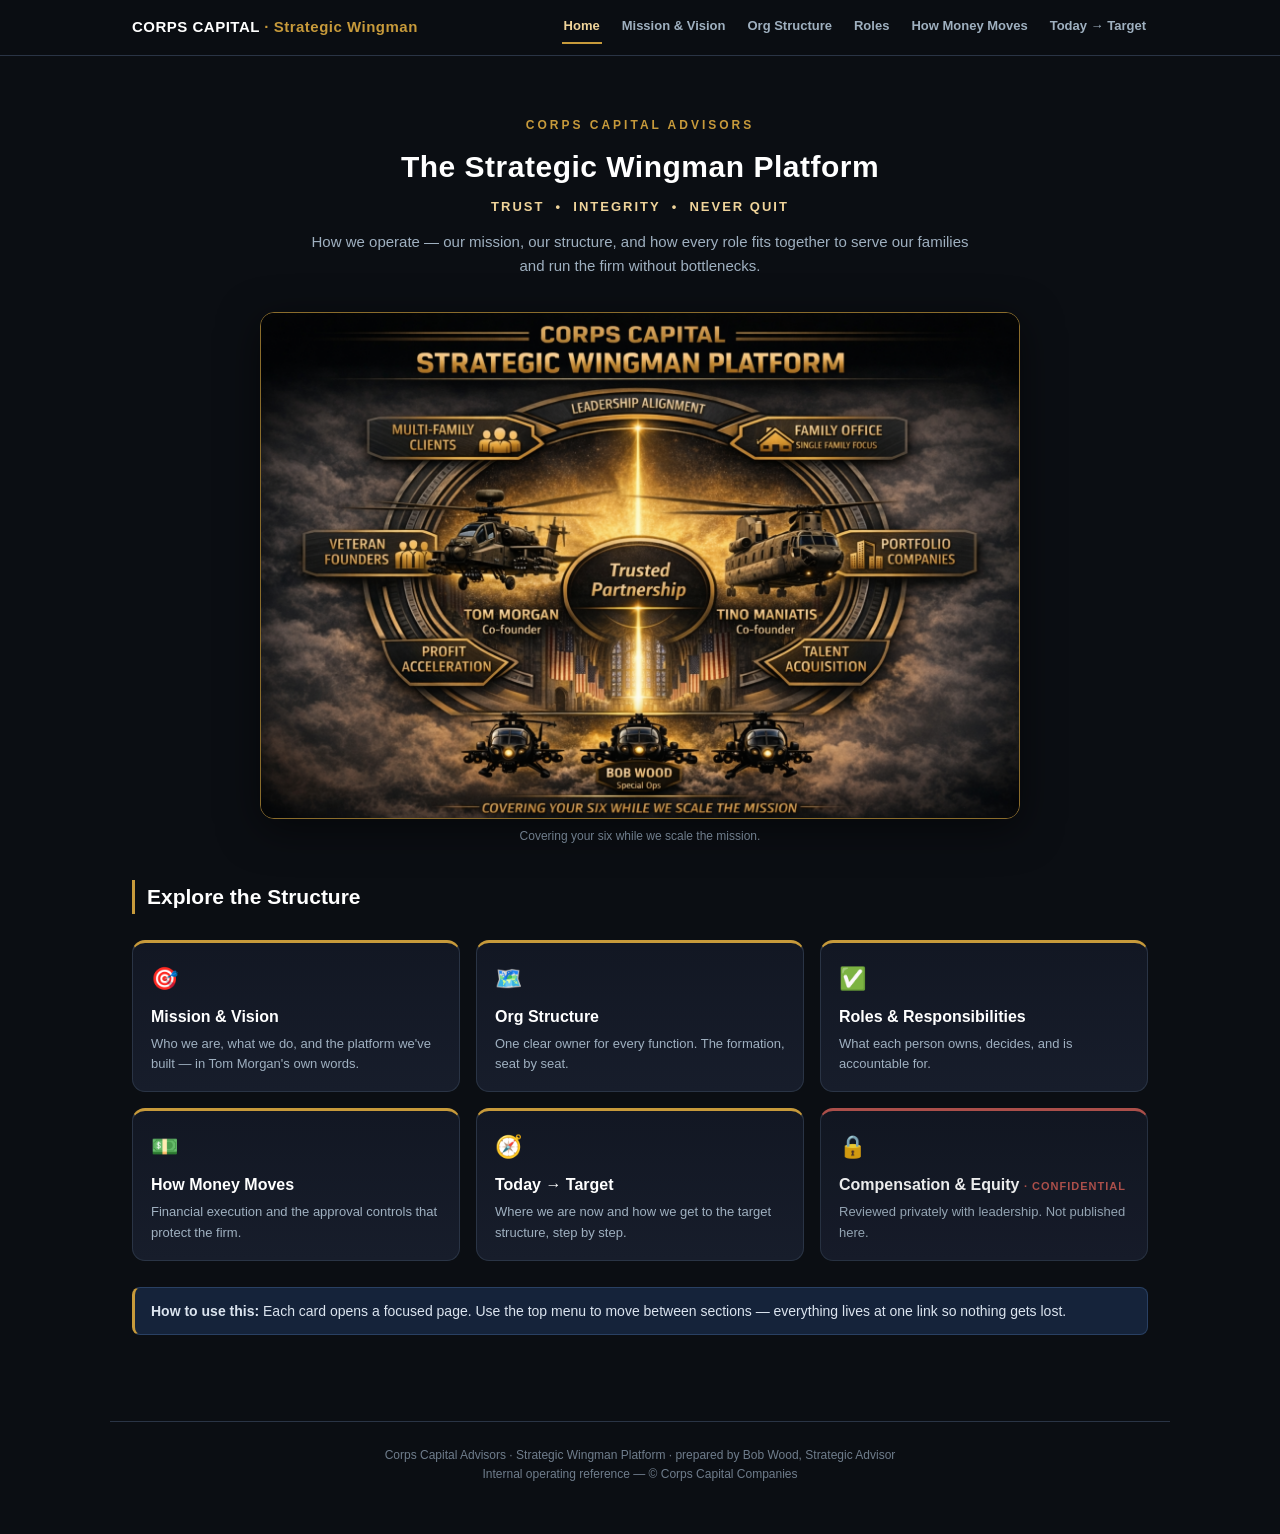
<file: index.html>
<!DOCTYPE html>
<html lang="en">
<head>
<meta charset="utf-8">
<meta name="viewport" content="width=device-width, initial-scale=1">
<title>Corps Capital — Operating Structure</title>
<link rel="stylesheet" href="style.css">
</head>
<body>
<nav class="nav"><div class="nav-inner">
  <span class="brand">CORPS CAPITAL <span>· Strategic Wingman</span></span>
  <a class="item active" href="index.html">Home</a>
  <a class="item" href="mission-vision.html">Mission &amp; Vision</a>
  <a class="item" href="org-structure.html">Org Structure</a>
  <a class="item" href="roles.html">Roles</a>
  <a class="item" href="money-flow.html">How Money Moves</a>
  <a class="item" href="transition.html">Today → Target</a>
</div></nav>

<div class="wrap">
  <div class="hero">
    <div class="kicker">Corps Capital Advisors</div>
    <h1>The Strategic Wingman Platform</h1>
    <div class="ethos">TRUST &nbsp;•&nbsp; INTEGRITY &nbsp;•&nbsp; NEVER QUIT</div>
    <p class="sub">How we operate — our mission, our structure, and how every role fits together to serve our families and run the firm without bottlenecks.</p>
  </div>

  <img class="illus" src="assets/strategic-wingman-platform.png" alt="Corps Capital Strategic Wingman Platform">
  <div class="illus-cap">Covering your six while we scale the mission.</div>

  <h2>Explore the Structure</h2>
  <div class="cards">
    <a class="card" href="mission-vision.html">
      <div class="ic">🎯</div><h4>Mission &amp; Vision</h4>
      <p>Who we are, what we do, and the platform we've built — in Tom Morgan's own words.</p>
    </a>
    <a class="card" href="org-structure.html">
      <div class="ic">🗺️</div><h4>Org Structure</h4>
      <p>One clear owner for every function. The formation, seat by seat.</p>
    </a>
    <a class="card" href="roles.html">
      <div class="ic">✅</div><h4>Roles &amp; Responsibilities</h4>
      <p>What each person owns, decides, and is accountable for.</p>
    </a>
    <a class="card" href="money-flow.html">
      <div class="ic">💵</div><h4>How Money Moves</h4>
      <p>Financial execution and the approval controls that protect the firm.</p>
    </a>
    <a class="card" href="transition.html">
      <div class="ic">🧭</div><h4>Today → Target</h4>
      <p>Where we are now and how we get to the target structure, step by step.</p>
    </a>
    <div class="card locked">
      <div class="ic">🔒</div><h4>Compensation &amp; Equity <small>· CONFIDENTIAL</small></h4>
      <p>Reviewed privately with leadership. Not published here.</p>
    </div>
  </div>

  <div class="callout">
    <b>How to use this:</b> Each card opens a focused page. Use the top menu to move between sections — everything lives at one link so nothing gets lost.
  </div>
</div>

<footer>
  Corps Capital Advisors · Strategic Wingman Platform · prepared by Bob Wood, Strategic Advisor<br>
  Internal operating reference — © Corps Capital Companies
</footer>
</body>
</html>
</file>
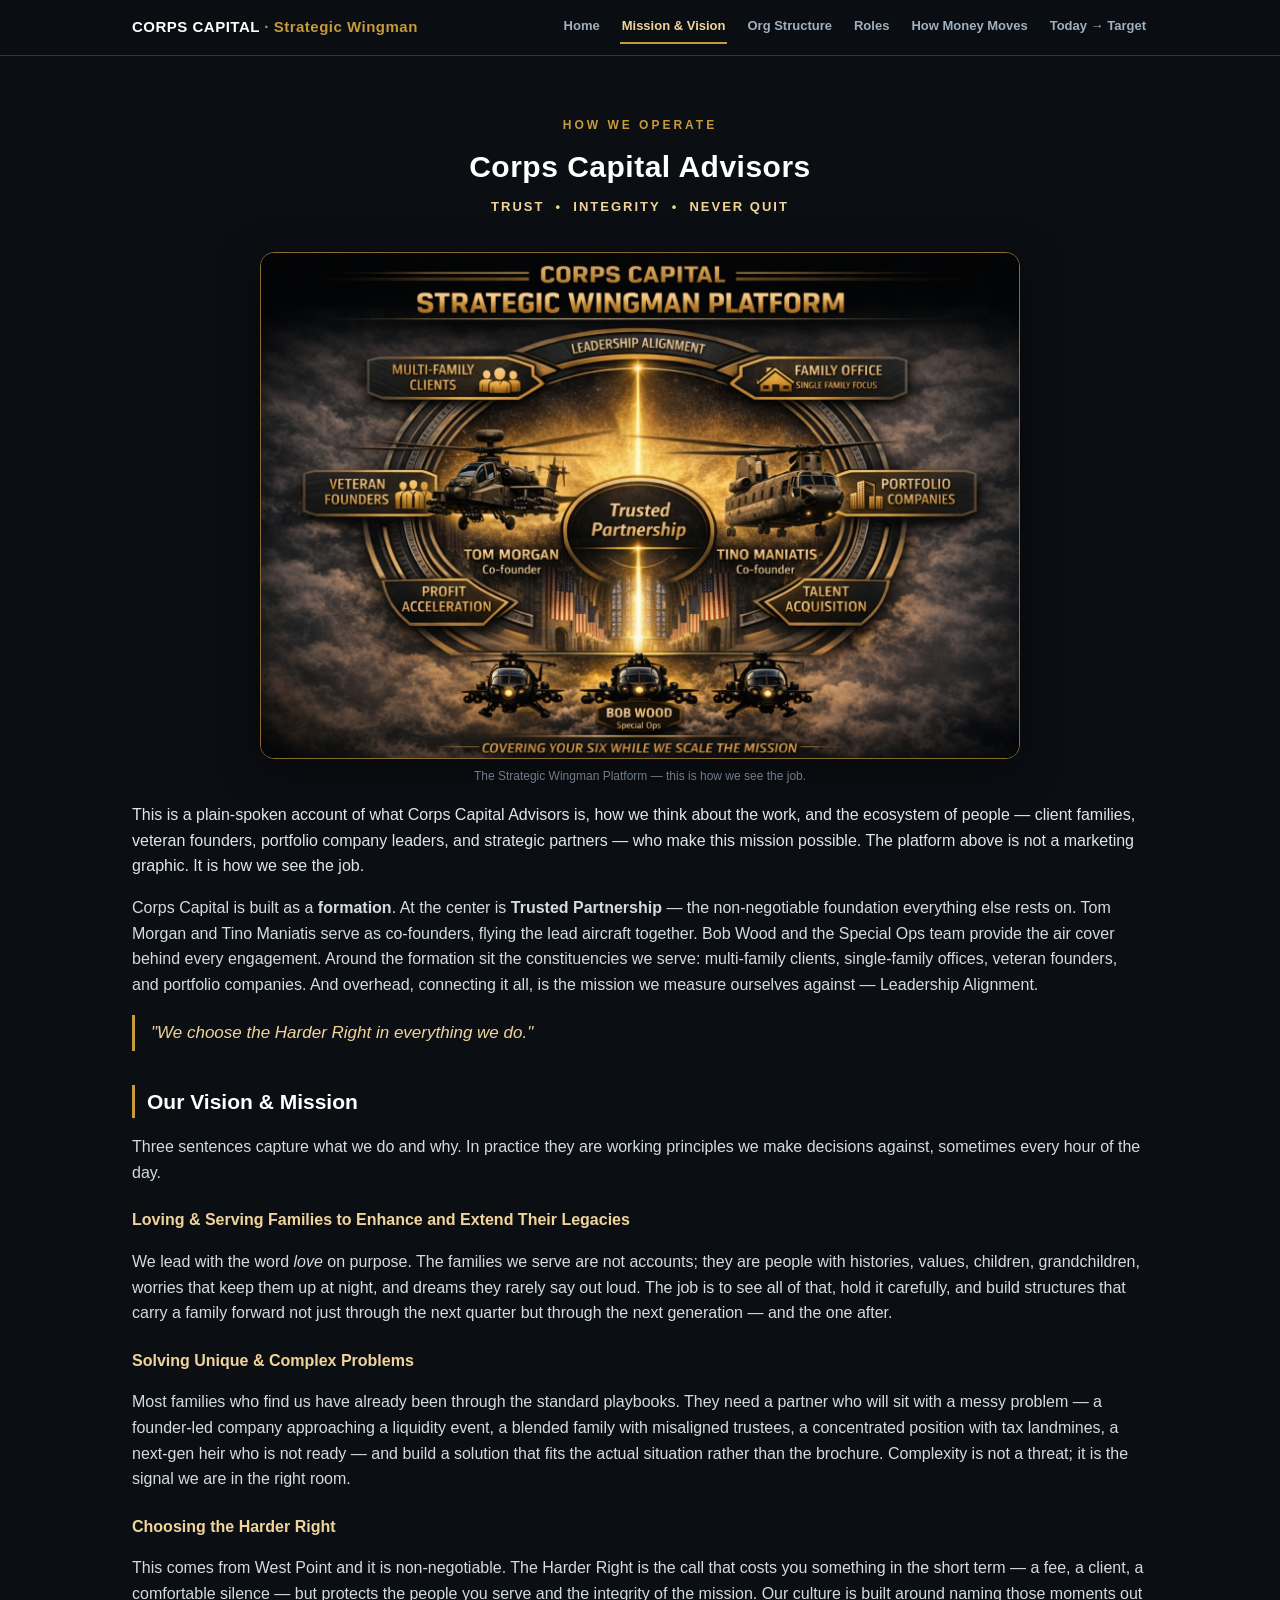
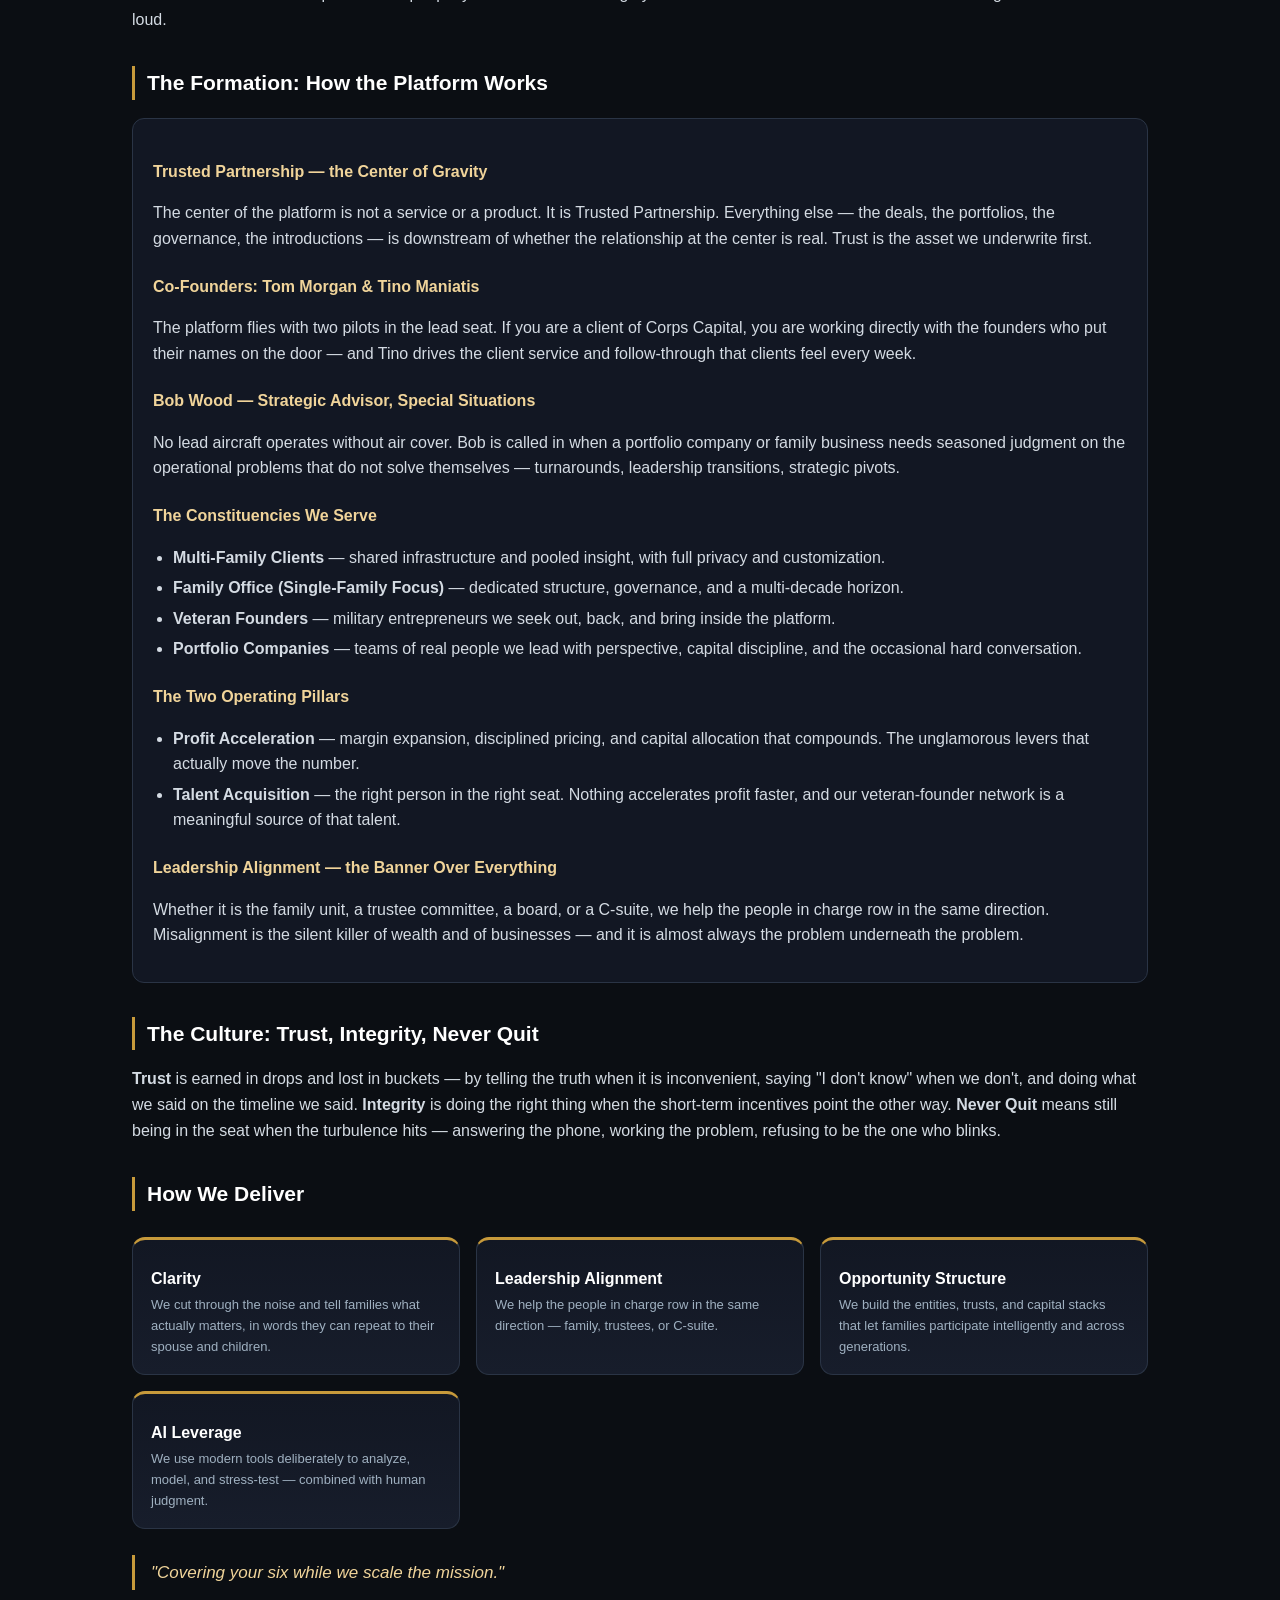
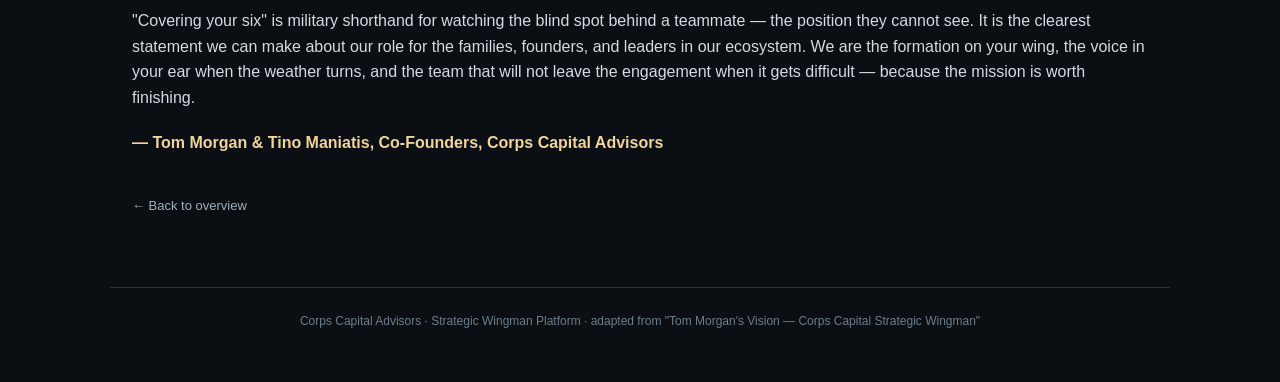
<file: mission-vision.html>
<!DOCTYPE html>
<html lang="en">
<head>
<meta charset="utf-8">
<meta name="viewport" content="width=device-width, initial-scale=1">
<title>Mission & Vision — Corps Capital</title>
<link rel="stylesheet" href="style.css">
</head>
<body>
<nav class="nav"><div class="nav-inner">
  <span class="brand">CORPS CAPITAL <span>· Strategic Wingman</span></span>
  <a class="item" href="index.html">Home</a>
  <a class="item active" href="mission-vision.html">Mission &amp; Vision</a>
  <a class="item" href="org-structure.html">Org Structure</a>
  <a class="item" href="roles.html">Roles</a>
  <a class="item" href="money-flow.html">How Money Moves</a>
  <a class="item" href="transition.html">Today → Target</a>
</div></nav>

<div class="wrap">
  <div class="hero">
    <div class="kicker">How We Operate</div>
    <h1>Corps Capital Advisors</h1>
    <div class="ethos">TRUST &nbsp;•&nbsp; INTEGRITY &nbsp;•&nbsp; NEVER QUIT</div>
  </div>

  <img class="illus" src="assets/strategic-wingman-platform.png" alt="The Strategic Wingman Platform">
  <div class="illus-cap">The Strategic Wingman Platform — this is how we see the job.</div>

  <p class="lead">This is a plain-spoken account of what Corps Capital Advisors is, how we think about the work, and the ecosystem of people — client families, veteran founders, portfolio company leaders, and strategic partners — who make this mission possible. The platform above is not a marketing graphic. It is how we see the job.</p>

  <p>Corps Capital is built as a <b>formation</b>. At the center is <b>Trusted Partnership</b> — the non-negotiable foundation everything else rests on. Tom Morgan and Tino Maniatis serve as co-founders, flying the lead aircraft together. Bob Wood and the Special Ops team provide the air cover behind every engagement. Around the formation sit the constituencies we serve: multi-family clients, single-family offices, veteran founders, and portfolio companies. And overhead, connecting it all, is the mission we measure ourselves against — Leadership Alignment.</p>

  <div class="quote">"We choose the Harder Right in everything we do."</div>

  <h2>Our Vision &amp; Mission</h2>
  <p>Three sentences capture what we do and why. In practice they are working principles we make decisions against, sometimes every hour of the day.</p>

  <h3>Loving &amp; Serving Families to Enhance and Extend Their Legacies</h3>
  <p>We lead with the word <i>love</i> on purpose. The families we serve are not accounts; they are people with histories, values, children, grandchildren, worries that keep them up at night, and dreams they rarely say out loud. The job is to see all of that, hold it carefully, and build structures that carry a family forward not just through the next quarter but through the next generation — and the one after.</p>

  <h3>Solving Unique &amp; Complex Problems</h3>
  <p>Most families who find us have already been through the standard playbooks. They need a partner who will sit with a messy problem — a founder-led company approaching a liquidity event, a blended family with misaligned trustees, a concentrated position with tax landmines, a next-gen heir who is not ready — and build a solution that fits the actual situation rather than the brochure. Complexity is not a threat; it is the signal we are in the right room.</p>

  <h3>Choosing the Harder Right</h3>
  <p>This comes from West Point and it is non-negotiable. The Harder Right is the call that costs you something in the short term — a fee, a client, a comfortable silence — but protects the people you serve and the integrity of the mission. Our culture is built around naming those moments out loud.</p>

  <h2>The Formation: How the Platform Works</h2>
  <div class="panel">
    <h3>Trusted Partnership — the Center of Gravity</h3>
    <p>The center of the platform is not a service or a product. It is Trusted Partnership. Everything else — the deals, the portfolios, the governance, the introductions — is downstream of whether the relationship at the center is real. Trust is the asset we underwrite first.</p>

    <h3>Co-Founders: Tom Morgan &amp; Tino Maniatis</h3>
    <p>The platform flies with two pilots in the lead seat. If you are a client of Corps Capital, you are working directly with the founders who put their names on the door — and Tino drives the client service and follow-through that clients feel every week.</p>

    <h3>Bob Wood — Strategic Advisor, Special Situations</h3>
    <p>No lead aircraft operates without air cover. Bob is called in when a portfolio company or family business needs seasoned judgment on the operational problems that do not solve themselves — turnarounds, leadership transitions, strategic pivots.</p>

    <h3>The Constituencies We Serve</h3>
    <ul>
      <li><b>Multi-Family Clients</b> — shared infrastructure and pooled insight, with full privacy and customization.</li>
      <li><b>Family Office (Single-Family Focus)</b> — dedicated structure, governance, and a multi-decade horizon.</li>
      <li><b>Veteran Founders</b> — military entrepreneurs we seek out, back, and bring inside the platform.</li>
      <li><b>Portfolio Companies</b> — teams of real people we lead with perspective, capital discipline, and the occasional hard conversation.</li>
    </ul>

    <h3>The Two Operating Pillars</h3>
    <ul>
      <li><b>Profit Acceleration</b> — margin expansion, disciplined pricing, and capital allocation that compounds. The unglamorous levers that actually move the number.</li>
      <li><b>Talent Acquisition</b> — the right person in the right seat. Nothing accelerates profit faster, and our veteran-founder network is a meaningful source of that talent.</li>
    </ul>

    <h3>Leadership Alignment — the Banner Over Everything</h3>
    <p>Whether it is the family unit, a trustee committee, a board, or a C-suite, we help the people in charge row in the same direction. Misalignment is the silent killer of wealth and of businesses — and it is almost always the problem underneath the problem.</p>
  </div>

  <h2>The Culture: Trust, Integrity, Never Quit</h2>
  <p><b>Trust</b> is earned in drops and lost in buckets — by telling the truth when it is inconvenient, saying "I don't know" when we don't, and doing what we said on the timeline we said. <b>Integrity</b> is doing the right thing when the short-term incentives point the other way. <b>Never Quit</b> means still being in the seat when the turbulence hits — answering the phone, working the problem, refusing to be the one who blinks.</p>

  <h2>How We Deliver</h2>
  <div class="cards">
    <div class="card"><h4>Clarity</h4><p>We cut through the noise and tell families what actually matters, in words they can repeat to their spouse and children.</p></div>
    <div class="card"><h4>Leadership Alignment</h4><p>We help the people in charge row in the same direction — family, trustees, or C-suite.</p></div>
    <div class="card"><h4>Opportunity Structure</h4><p>We build the entities, trusts, and capital stacks that let families participate intelligently and across generations.</p></div>
    <div class="card"><h4>AI Leverage</h4><p>We use modern tools deliberately to analyze, model, and stress-test — combined with human judgment.</p></div>
  </div>

  <div class="quote">"Covering your six while we scale the mission."</div>
  <p>"Covering your six" is military shorthand for watching the blind spot behind a teammate — the position they cannot see. It is the clearest statement we can make about our role for the families, founders, and leaders in our ecosystem. We are the formation on your wing, the voice in your ear when the weather turns, and the team that will not leave the engagement when it gets difficult — because the mission is worth finishing.</p>

  <p style="color:var(--gold-bright); font-weight:600; margin-top:20px;">— Tom Morgan &amp; Tino Maniatis, Co-Founders, Corps Capital Advisors</p>

  <a class="backlink" href="index.html">← Back to overview</a>
</div>

<footer>Corps Capital Advisors · Strategic Wingman Platform · adapted from "Tom Morgan's Vision — Corps Capital Strategic Wingman"</footer>
</body>
</html>
</file>
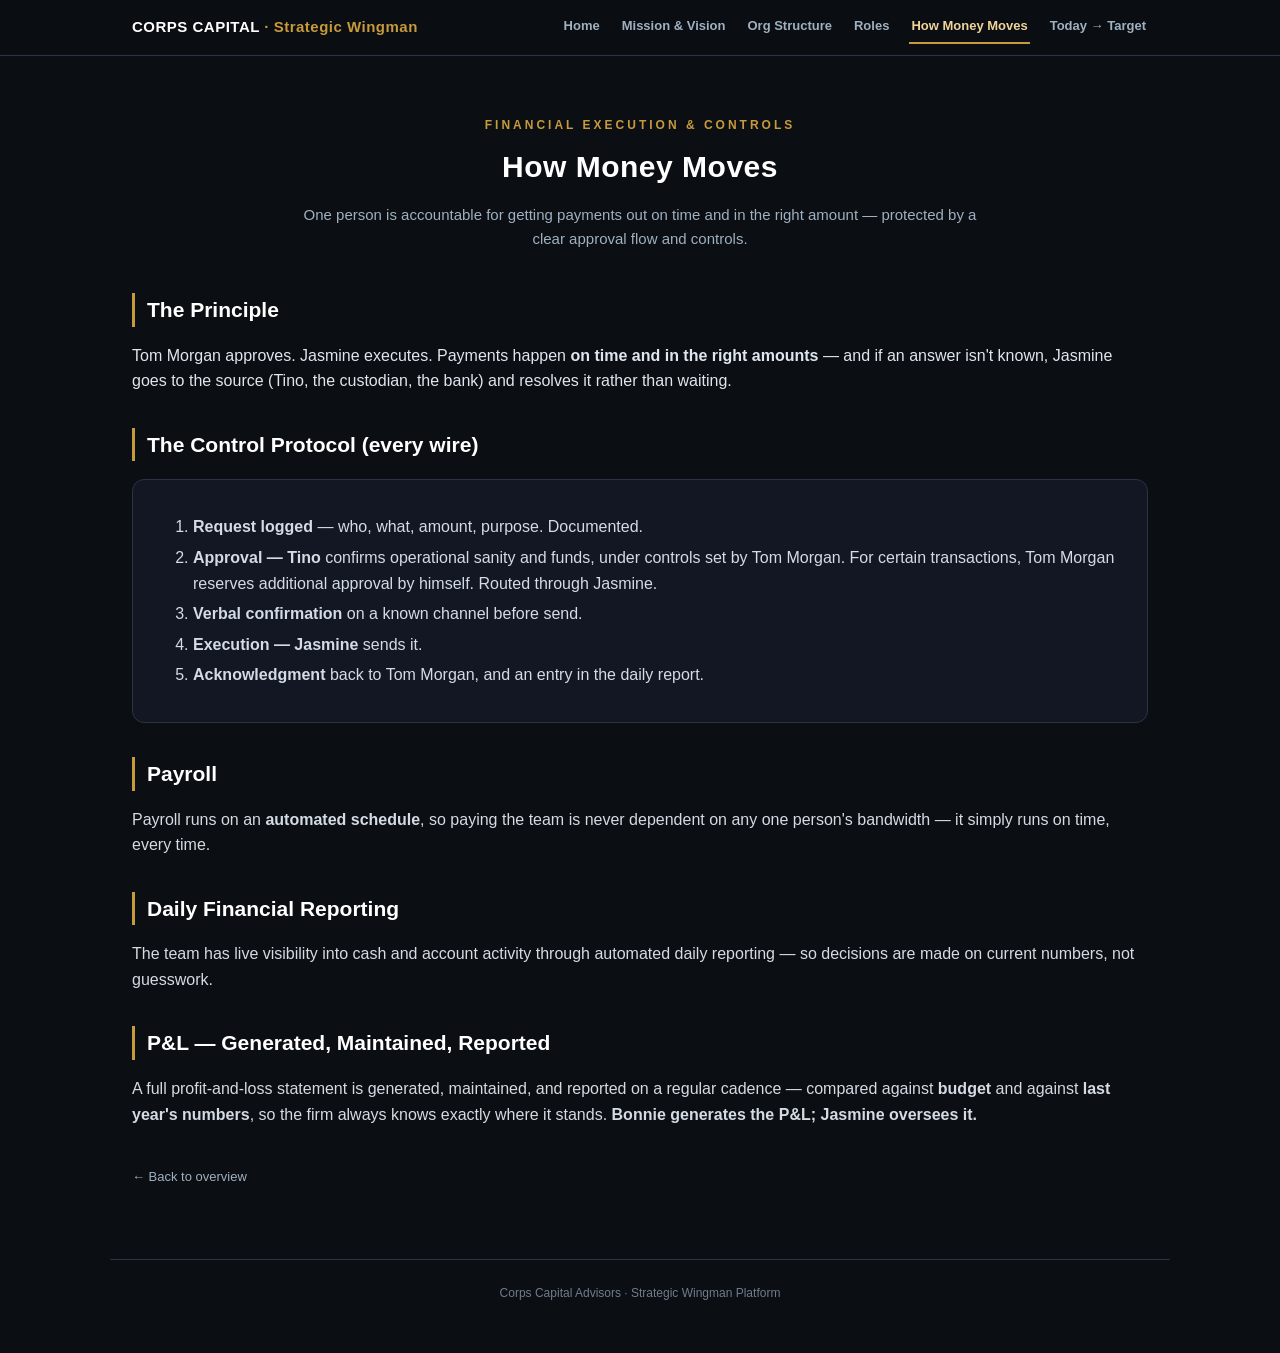
<file: money-flow.html>
<!DOCTYPE html>
<html lang="en">
<head>
<meta charset="utf-8">
<meta name="viewport" content="width=device-width, initial-scale=1">
<title>How Money Moves — Corps Capital</title>
<link rel="stylesheet" href="style.css">
</head>
<body>
<nav class="nav"><div class="nav-inner">
  <span class="brand">CORPS CAPITAL <span>· Strategic Wingman</span></span>
  <a class="item" href="index.html">Home</a>
  <a class="item" href="mission-vision.html">Mission &amp; Vision</a>
  <a class="item" href="org-structure.html">Org Structure</a>
  <a class="item" href="roles.html">Roles</a>
  <a class="item active" href="money-flow.html">How Money Moves</a>
  <a class="item" href="transition.html">Today → Target</a>
</div></nav>

<div class="wrap">
  <div class="hero">
    <div class="kicker">Financial Execution &amp; Controls</div>
    <h1>How Money Moves</h1>
    <p class="sub">One person is accountable for getting payments out on time and in the right amount — protected by a clear approval flow and controls.</p>
  </div>

  <h2>The Principle</h2>
  <p class="lead">Tom Morgan approves. Jasmine executes. Payments happen <b>on time and in the right amounts</b> — and if an answer isn't known, Jasmine goes to the source (Tino, the custodian, the bank) and resolves it rather than waiting.</p>

  <h2>The Control Protocol (every wire)</h2>
  <div class="panel">
    <ol>
      <li><b>Request logged</b> — who, what, amount, purpose. Documented.</li>
      <li><b>Approval — Tino</b> confirms operational sanity and funds, under controls set by Tom Morgan. For certain transactions, Tom Morgan reserves additional approval by himself. Routed through Jasmine.</li>
      <li><b>Verbal confirmation</b> on a known channel before send.</li>
      <li><b>Execution — Jasmine</b> sends it.</li>
      <li><b>Acknowledgment</b> back to Tom Morgan, and an entry in the daily report.</li>
    </ol>
  </div>

  <h2>Payroll</h2>
  <p>Payroll runs on an <b>automated schedule</b>, so paying the team is never dependent on any one person's bandwidth — it simply runs on time, every time.</p>

  <h2>Daily Financial Reporting</h2>
  <p>The team has live visibility into cash and account activity through automated daily reporting — so decisions are made on current numbers, not guesswork.</p>

  <h2>P&amp;L — Generated, Maintained, Reported</h2>
  <p>A full profit-and-loss statement is generated, maintained, and reported on a regular cadence — compared against <b>budget</b> and against <b>last year's numbers</b>, so the firm always knows exactly where it stands. <b>Bonnie generates the P&amp;L; Jasmine oversees it.</b></p>

  <a class="backlink" href="index.html">← Back to overview</a>
</div>
<footer>Corps Capital Advisors · Strategic Wingman Platform</footer>
</body>
</html>
</file>
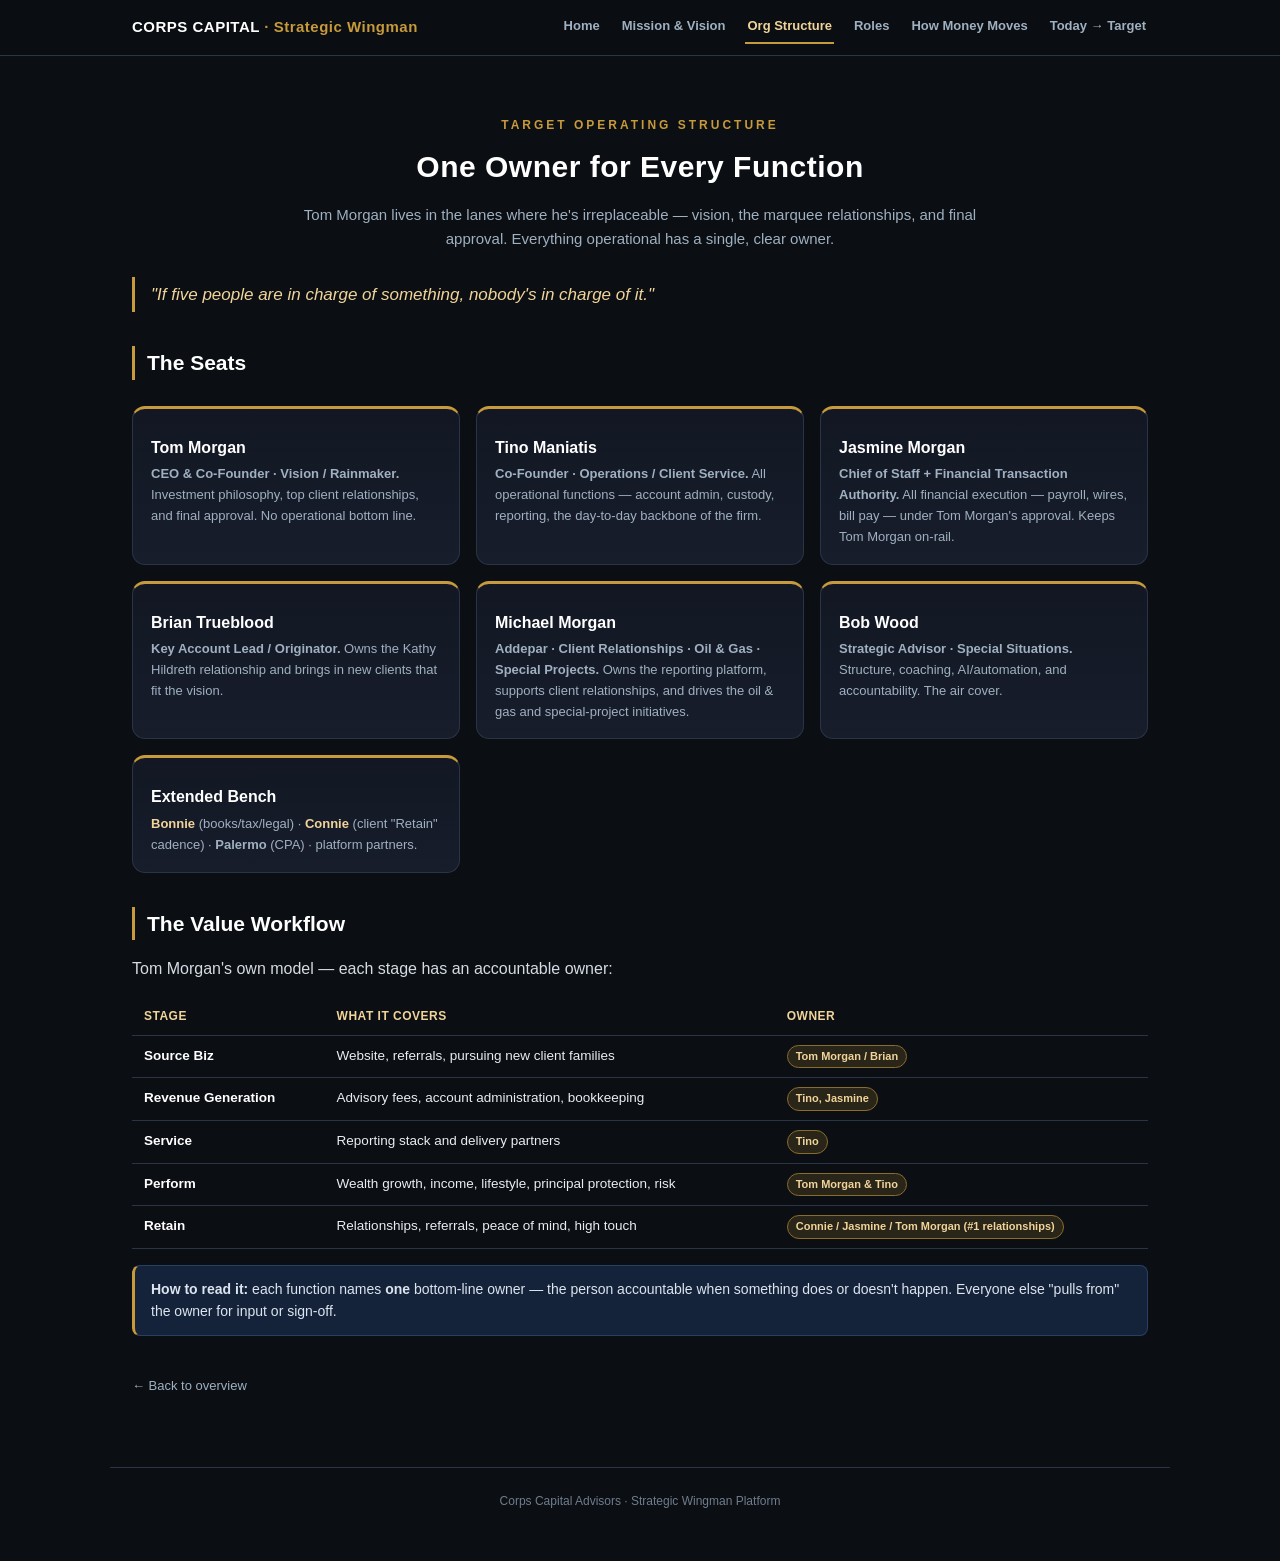
<file: org-structure.html>
<!DOCTYPE html>
<html lang="en">
<head>
<meta charset="utf-8">
<meta name="viewport" content="width=device-width, initial-scale=1">
<title>Org Structure — Corps Capital</title>
<link rel="stylesheet" href="style.css">
</head>
<body>
<nav class="nav"><div class="nav-inner">
  <span class="brand">CORPS CAPITAL <span>· Strategic Wingman</span></span>
  <a class="item" href="index.html">Home</a>
  <a class="item" href="mission-vision.html">Mission &amp; Vision</a>
  <a class="item active" href="org-structure.html">Org Structure</a>
  <a class="item" href="roles.html">Roles</a>
  <a class="item" href="money-flow.html">How Money Moves</a>
  <a class="item" href="transition.html">Today → Target</a>
</div></nav>

<div class="wrap">
  <div class="hero">
    <div class="kicker">Target Operating Structure</div>
    <h1>One Owner for Every Function</h1>
    <p class="sub">Tom Morgan lives in the lanes where he's irreplaceable — vision, the marquee relationships, and final approval. Everything operational has a single, clear owner.</p>
  </div>

  <div class="quote">"If five people are in charge of something, nobody's in charge of it."</div>

  <h2>The Seats</h2>
  <div class="cards">
    <a class="card" href="person-tom.html"><h4>Tom Morgan</h4><p><b>CEO &amp; Co-Founder · Vision / Rainmaker.</b> Investment philosophy, top client relationships, and final approval. No operational bottom line.</p></a>
    <a class="card" href="person-tino.html"><h4>Tino Maniatis</h4><p><b>Co-Founder · Operations / Client Service.</b> All operational functions — account admin, custody, reporting, the day-to-day backbone of the firm.</p></a>
    <a class="card" href="person-jasmine.html"><h4>Jasmine Morgan</h4><p><b>Chief of Staff + Financial Transaction Authority.</b> All financial execution — payroll, wires, bill pay — under Tom Morgan's approval. Keeps Tom Morgan on-rail.</p></a>
    <a class="card" href="person-brian.html"><h4>Brian Trueblood</h4><p><b>Key Account Lead / Originator.</b> Owns the Kathy Hildreth relationship and brings in new clients that fit the vision.</p></a>
    <a class="card" href="person-michael.html"><h4>Michael Morgan</h4><p><b>Addepar · Client Relationships · Oil &amp; Gas · Special Projects.</b> Owns the reporting platform, supports client relationships, and drives the oil &amp; gas and special-project initiatives.</p></a>
    <a class="card" href="person-bob.html"><h4>Bob Wood</h4><p><b>Strategic Advisor · Special Situations.</b> Structure, coaching, AI/automation, and accountability. The air cover.</p></a>
    <div class="card"><h4>Extended Bench</h4><p><a href="person-bonnie.html"><b>Bonnie</b></a> (books/tax/legal) · <a href="person-connie.html"><b>Connie</b></a> (client "Retain" cadence) · <b>Palermo</b> (CPA) · platform partners.</p></div>
  </div>

  <h2>The Value Workflow</h2>
  <p>Tom Morgan's own model — each stage has an accountable owner:</p>
  <table>
    <tr><th>Stage</th><th>What it covers</th><th>Owner</th></tr>
    <tr><td><b>Source Biz</b></td><td>Website, referrals, pursuing new client families</td><td><span class="tag gold">Tom Morgan / Brian</span></td></tr>
    <tr><td><b>Revenue Generation</b></td><td>Advisory fees, account administration, bookkeeping</td><td><span class="tag gold">Tino, Jasmine</span></td></tr>
    <tr><td><b>Service</b></td><td>Reporting stack and delivery partners</td><td><span class="tag gold">Tino</span></td></tr>
    <tr><td><b>Perform</b></td><td>Wealth growth, income, lifestyle, principal protection, risk</td><td><span class="tag gold">Tom Morgan &amp; Tino</span></td></tr>
    <tr><td><b>Retain</b></td><td>Relationships, referrals, peace of mind, high touch</td><td><span class="tag gold">Connie / Jasmine / Tom Morgan (#1 relationships)</span></td></tr>
  </table>

  <div class="callout"><b>How to read it:</b> each function names <b>one</b> bottom-line owner — the person accountable when something does or doesn't happen. Everyone else "pulls from" the owner for input or sign-off.</div>

  <a class="backlink" href="index.html">← Back to overview</a>
</div>
<footer>Corps Capital Advisors · Strategic Wingman Platform</footer>
</body>
</html>
</file>
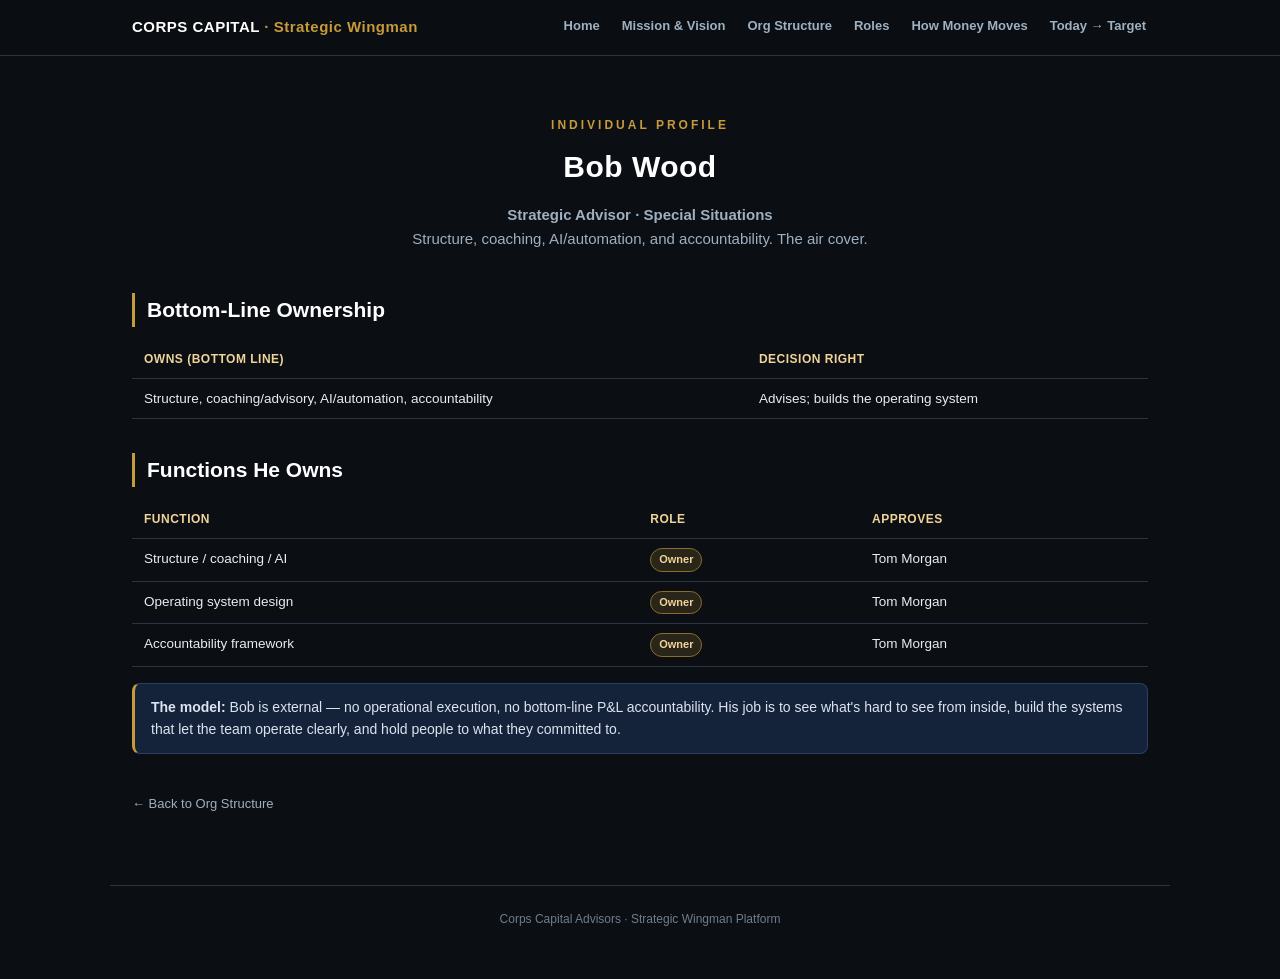
<file: person-bob.html>
<!DOCTYPE html>
<html lang="en">
<head>
<meta charset="utf-8">
<meta name="viewport" content="width=device-width, initial-scale=1">
<title>Bob Wood — Corps Capital</title>
<link rel="stylesheet" href="style.css">
</head>
<body>
<nav class="nav"><div class="nav-inner">
  <span class="brand">CORPS CAPITAL <span>· Strategic Wingman</span></span>
  <a class="item" href="index.html">Home</a>
  <a class="item" href="mission-vision.html">Mission &amp; Vision</a>
  <a class="item" href="org-structure.html">Org Structure</a>
  <a class="item" href="roles.html">Roles</a>
  <a class="item" href="money-flow.html">How Money Moves</a>
  <a class="item" href="transition.html">Today → Target</a>
</div></nav>

<div class="wrap">
  <div class="hero">
    <div class="kicker">Individual Profile</div>
    <h1>Bob Wood</h1>
    <p class="sub"><b>Strategic Advisor · Special Situations</b><br>Structure, coaching, AI/automation, and accountability. The air cover.</p>
  </div>

  <h2>Bottom-Line Ownership</h2>
  <table>
    <tr><th>Owns (bottom line)</th><th>Decision Right</th></tr>
    <tr><td>Structure, coaching/advisory, AI/automation, accountability</td><td>Advises; builds the operating system</td></tr>
  </table>

  <h2>Functions He Owns</h2>
  <table>
    <tr><th>Function</th><th>Role</th><th>Approves</th></tr>
    <tr><td>Structure / coaching / AI</td><td><span class="tag gold">Owner</span></td><td>Tom Morgan</td></tr>
    <tr><td>Operating system design</td><td><span class="tag gold">Owner</span></td><td>Tom Morgan</td></tr>
    <tr><td>Accountability framework</td><td><span class="tag gold">Owner</span></td><td>Tom Morgan</td></tr>
  </table>

  <div class="callout"><b>The model:</b> Bob is external — no operational execution, no bottom-line P&amp;L accountability. His job is to see what's hard to see from inside, build the systems that let the team operate clearly, and hold people to what they committed to.</div>

  <a class="backlink" href="org-structure.html">← Back to Org Structure</a>
</div>
<footer>Corps Capital Advisors · Strategic Wingman Platform</footer>
</body>
</html>
</file>
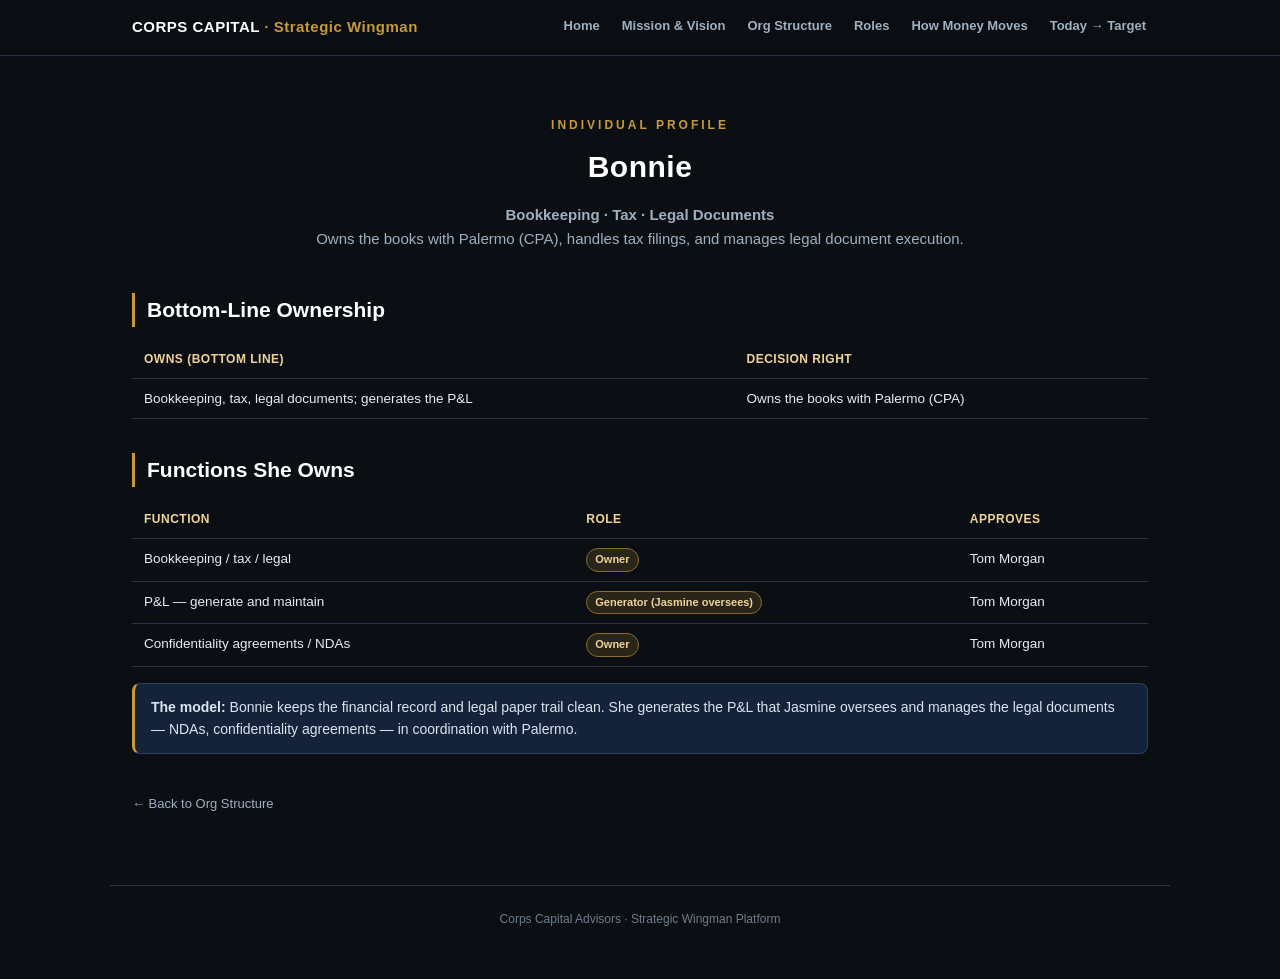
<file: person-bonnie.html>
<!DOCTYPE html>
<html lang="en">
<head>
<meta charset="utf-8">
<meta name="viewport" content="width=device-width, initial-scale=1">
<title>Bonnie — Corps Capital</title>
<link rel="stylesheet" href="style.css">
</head>
<body>
<nav class="nav"><div class="nav-inner">
  <span class="brand">CORPS CAPITAL <span>· Strategic Wingman</span></span>
  <a class="item" href="index.html">Home</a>
  <a class="item" href="mission-vision.html">Mission &amp; Vision</a>
  <a class="item" href="org-structure.html">Org Structure</a>
  <a class="item" href="roles.html">Roles</a>
  <a class="item" href="money-flow.html">How Money Moves</a>
  <a class="item" href="transition.html">Today → Target</a>
</div></nav>

<div class="wrap">
  <div class="hero">
    <div class="kicker">Individual Profile</div>
    <h1>Bonnie</h1>
    <p class="sub"><b>Bookkeeping · Tax · Legal Documents</b><br>Owns the books with Palermo (CPA), handles tax filings, and manages legal document execution.</p>
  </div>

  <h2>Bottom-Line Ownership</h2>
  <table>
    <tr><th>Owns (bottom line)</th><th>Decision Right</th></tr>
    <tr><td>Bookkeeping, tax, legal documents; generates the P&amp;L</td><td>Owns the books with Palermo (CPA)</td></tr>
  </table>

  <h2>Functions She Owns</h2>
  <table>
    <tr><th>Function</th><th>Role</th><th>Approves</th></tr>
    <tr><td>Bookkeeping / tax / legal</td><td><span class="tag gold">Owner</span></td><td>Tom Morgan</td></tr>
    <tr><td>P&amp;L — generate and maintain</td><td><span class="tag gold">Generator (Jasmine oversees)</span></td><td>Tom Morgan</td></tr>
    <tr><td>Confidentiality agreements / NDAs</td><td><span class="tag gold">Owner</span></td><td>Tom Morgan</td></tr>
  </table>

  <div class="callout"><b>The model:</b> Bonnie keeps the financial record and legal paper trail clean. She generates the P&amp;L that Jasmine oversees and manages the legal documents — NDAs, confidentiality agreements — in coordination with Palermo.</div>

  <a class="backlink" href="org-structure.html">← Back to Org Structure</a>
</div>
<footer>Corps Capital Advisors · Strategic Wingman Platform</footer>
</body>
</html>
</file>
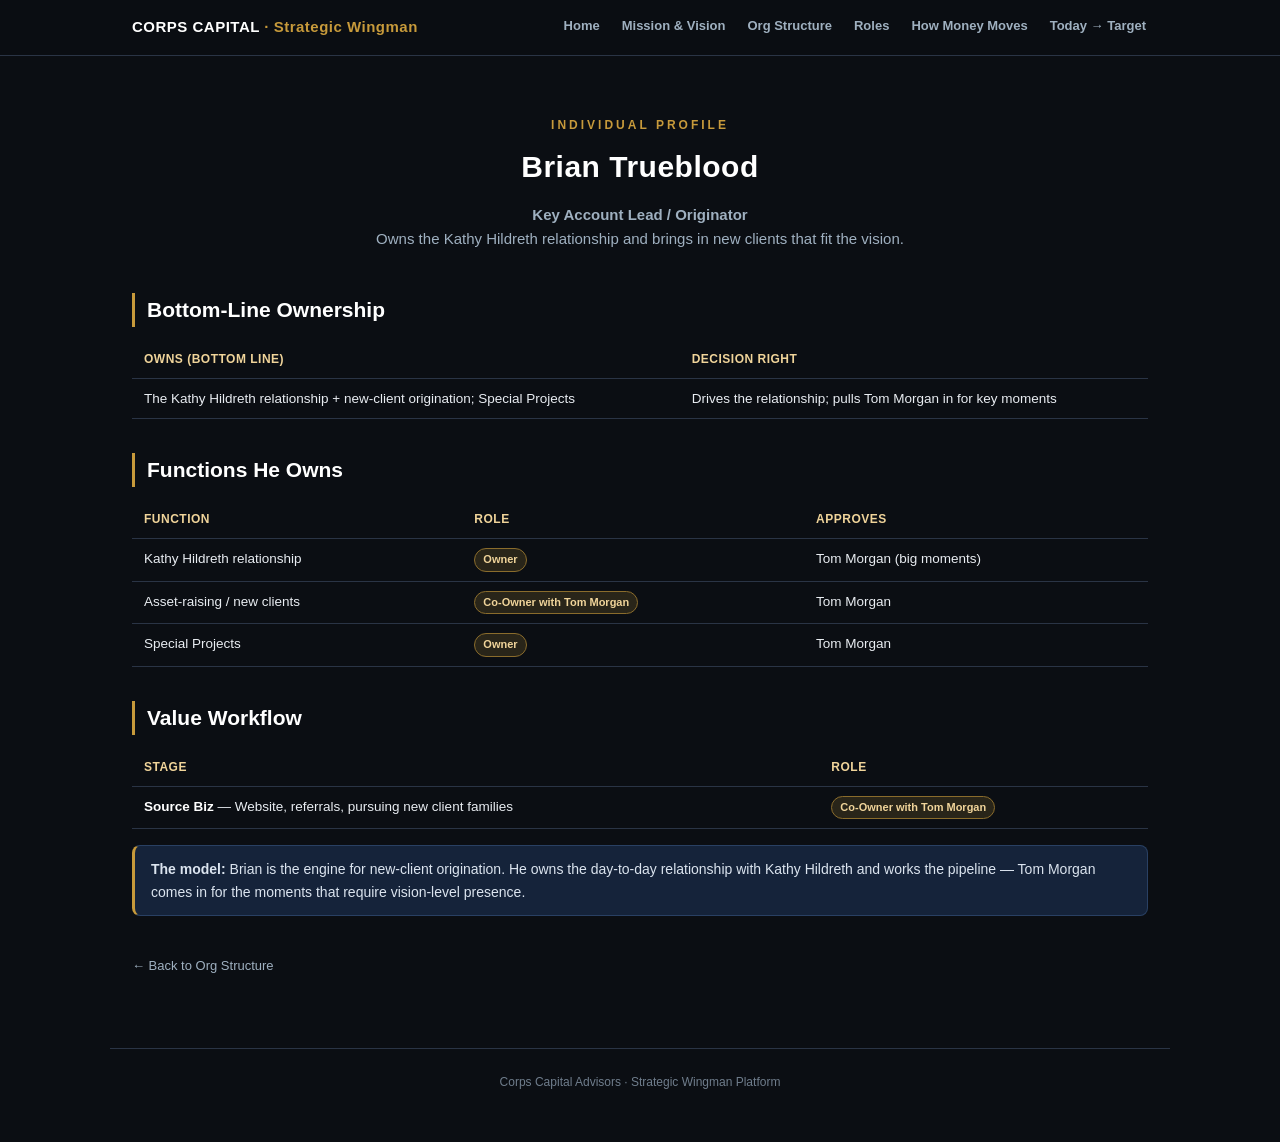
<file: person-brian.html>
<!DOCTYPE html>
<html lang="en">
<head>
<meta charset="utf-8">
<meta name="viewport" content="width=device-width, initial-scale=1">
<title>Brian Trueblood — Corps Capital</title>
<link rel="stylesheet" href="style.css">
</head>
<body>
<nav class="nav"><div class="nav-inner">
  <span class="brand">CORPS CAPITAL <span>· Strategic Wingman</span></span>
  <a class="item" href="index.html">Home</a>
  <a class="item" href="mission-vision.html">Mission &amp; Vision</a>
  <a class="item" href="org-structure.html">Org Structure</a>
  <a class="item" href="roles.html">Roles</a>
  <a class="item" href="money-flow.html">How Money Moves</a>
  <a class="item" href="transition.html">Today → Target</a>
</div></nav>

<div class="wrap">
  <div class="hero">
    <div class="kicker">Individual Profile</div>
    <h1>Brian Trueblood</h1>
    <p class="sub"><b>Key Account Lead / Originator</b><br>Owns the Kathy Hildreth relationship and brings in new clients that fit the vision.</p>
  </div>

  <h2>Bottom-Line Ownership</h2>
  <table>
    <tr><th>Owns (bottom line)</th><th>Decision Right</th></tr>
    <tr><td>The Kathy Hildreth relationship + new-client origination; Special Projects</td><td>Drives the relationship; pulls Tom Morgan in for key moments</td></tr>
  </table>

  <h2>Functions He Owns</h2>
  <table>
    <tr><th>Function</th><th>Role</th><th>Approves</th></tr>
    <tr><td>Kathy Hildreth relationship</td><td><span class="tag gold">Owner</span></td><td>Tom Morgan (big moments)</td></tr>
    <tr><td>Asset-raising / new clients</td><td><span class="tag gold">Co-Owner with Tom Morgan</span></td><td>Tom Morgan</td></tr>
    <tr><td>Special Projects</td><td><span class="tag gold">Owner</span></td><td>Tom Morgan</td></tr>
  </table>

  <h2>Value Workflow</h2>
  <table>
    <tr><th>Stage</th><th>Role</th></tr>
    <tr><td><b>Source Biz</b> — Website, referrals, pursuing new client families</td><td><span class="tag gold">Co-Owner with Tom Morgan</span></td></tr>
  </table>

  <div class="callout"><b>The model:</b> Brian is the engine for new-client origination. He owns the day-to-day relationship with Kathy Hildreth and works the pipeline — Tom Morgan comes in for the moments that require vision-level presence.</div>

  <a class="backlink" href="org-structure.html">← Back to Org Structure</a>
</div>
<footer>Corps Capital Advisors · Strategic Wingman Platform</footer>
</body>
</html>
</file>
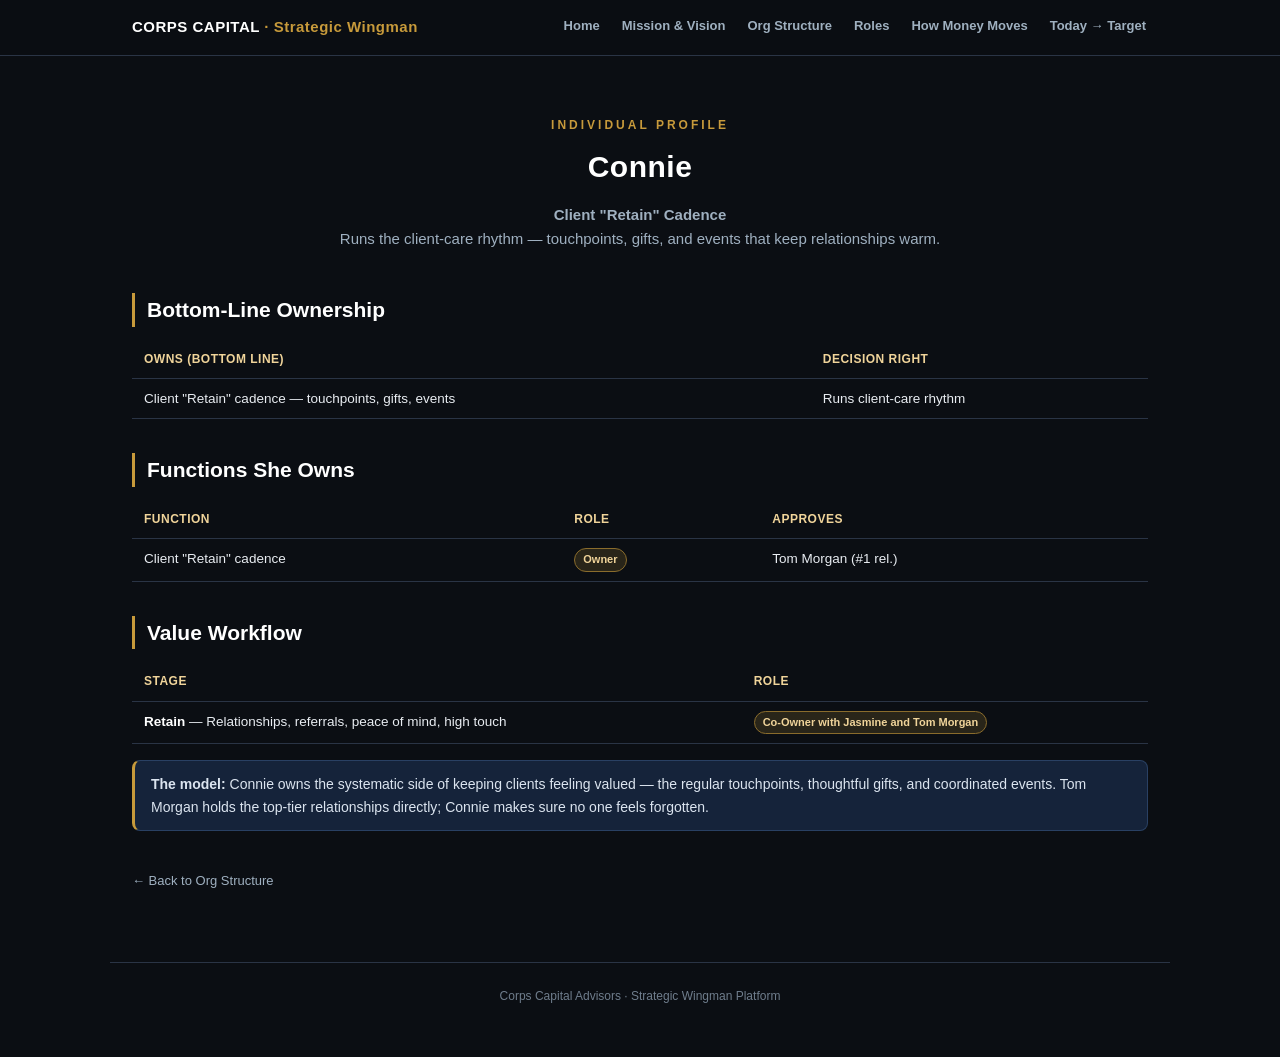
<file: person-connie.html>
<!DOCTYPE html>
<html lang="en">
<head>
<meta charset="utf-8">
<meta name="viewport" content="width=device-width, initial-scale=1">
<title>Connie — Corps Capital</title>
<link rel="stylesheet" href="style.css">
</head>
<body>
<nav class="nav"><div class="nav-inner">
  <span class="brand">CORPS CAPITAL <span>· Strategic Wingman</span></span>
  <a class="item" href="index.html">Home</a>
  <a class="item" href="mission-vision.html">Mission &amp; Vision</a>
  <a class="item" href="org-structure.html">Org Structure</a>
  <a class="item" href="roles.html">Roles</a>
  <a class="item" href="money-flow.html">How Money Moves</a>
  <a class="item" href="transition.html">Today → Target</a>
</div></nav>

<div class="wrap">
  <div class="hero">
    <div class="kicker">Individual Profile</div>
    <h1>Connie</h1>
    <p class="sub"><b>Client "Retain" Cadence</b><br>Runs the client-care rhythm — touchpoints, gifts, and events that keep relationships warm.</p>
  </div>

  <h2>Bottom-Line Ownership</h2>
  <table>
    <tr><th>Owns (bottom line)</th><th>Decision Right</th></tr>
    <tr><td>Client "Retain" cadence — touchpoints, gifts, events</td><td>Runs client-care rhythm</td></tr>
  </table>

  <h2>Functions She Owns</h2>
  <table>
    <tr><th>Function</th><th>Role</th><th>Approves</th></tr>
    <tr><td>Client "Retain" cadence</td><td><span class="tag gold">Owner</span></td><td>Tom Morgan (#1 rel.)</td></tr>
  </table>

  <h2>Value Workflow</h2>
  <table>
    <tr><th>Stage</th><th>Role</th></tr>
    <tr><td><b>Retain</b> — Relationships, referrals, peace of mind, high touch</td><td><span class="tag gold">Co-Owner with Jasmine and Tom Morgan</span></td></tr>
  </table>

  <div class="callout"><b>The model:</b> Connie owns the systematic side of keeping clients feeling valued — the regular touchpoints, thoughtful gifts, and coordinated events. Tom Morgan holds the top-tier relationships directly; Connie makes sure no one feels forgotten.</div>

  <a class="backlink" href="org-structure.html">← Back to Org Structure</a>
</div>
<footer>Corps Capital Advisors · Strategic Wingman Platform</footer>
</body>
</html>
</file>
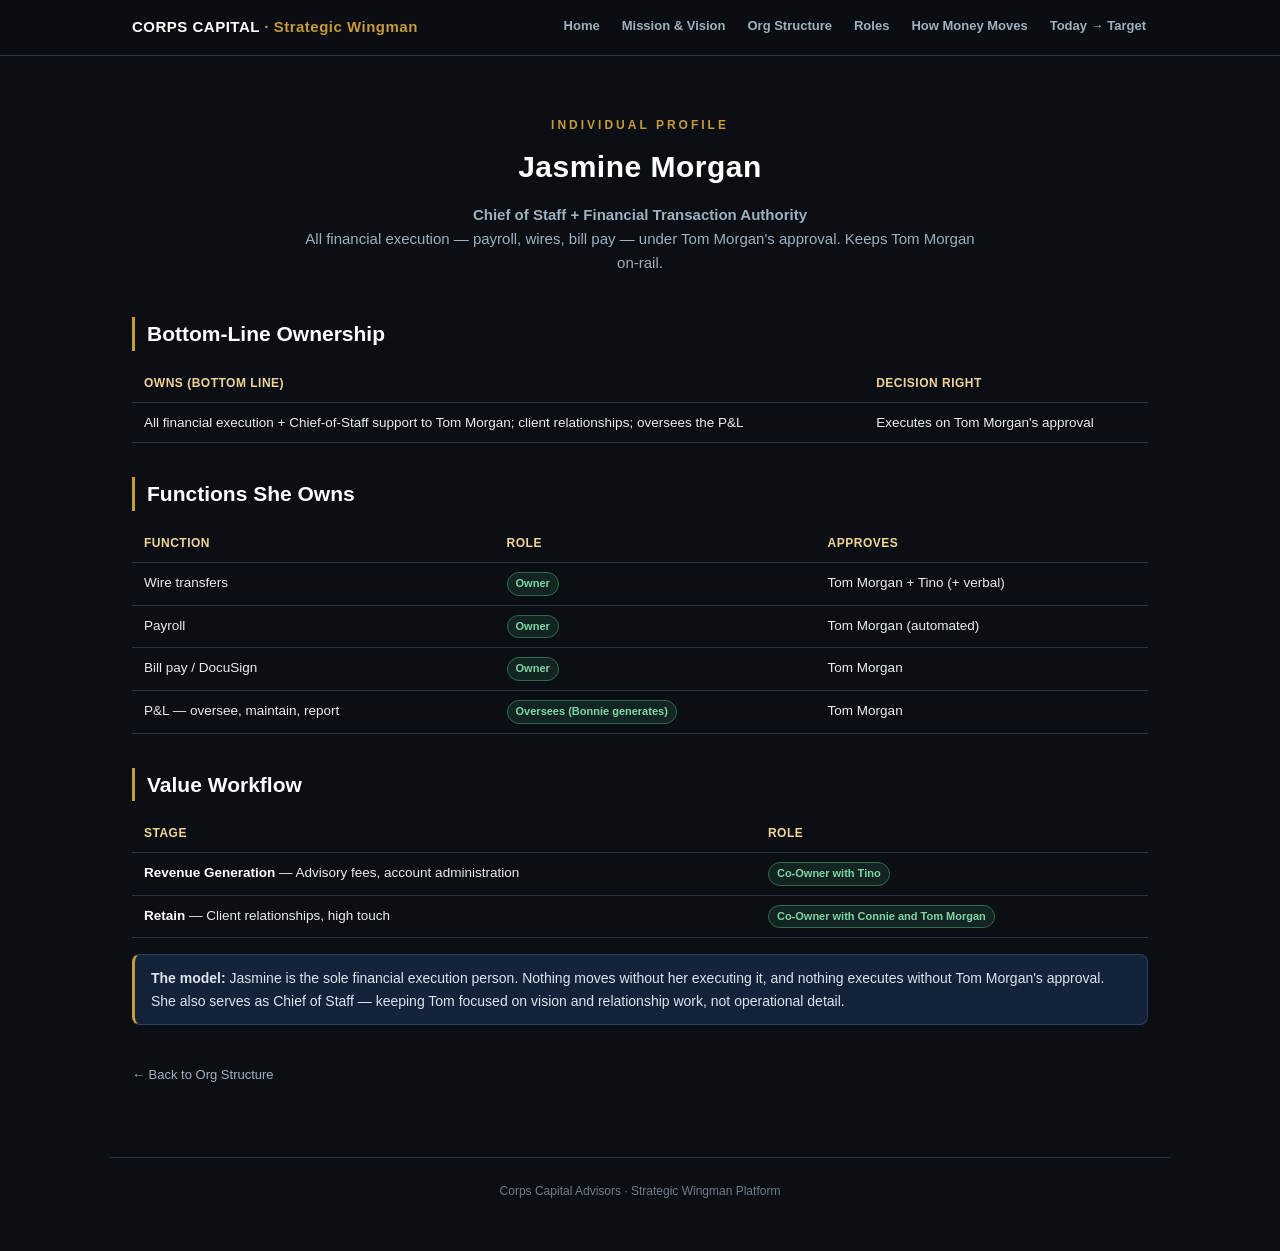
<file: person-jasmine.html>
<!DOCTYPE html>
<html lang="en">
<head>
<meta charset="utf-8">
<meta name="viewport" content="width=device-width, initial-scale=1">
<title>Jasmine Morgan — Corps Capital</title>
<link rel="stylesheet" href="style.css">
</head>
<body>
<nav class="nav"><div class="nav-inner">
  <span class="brand">CORPS CAPITAL <span>· Strategic Wingman</span></span>
  <a class="item" href="index.html">Home</a>
  <a class="item" href="mission-vision.html">Mission &amp; Vision</a>
  <a class="item" href="org-structure.html">Org Structure</a>
  <a class="item" href="roles.html">Roles</a>
  <a class="item" href="money-flow.html">How Money Moves</a>
  <a class="item" href="transition.html">Today → Target</a>
</div></nav>

<div class="wrap">
  <div class="hero">
    <div class="kicker">Individual Profile</div>
    <h1>Jasmine Morgan</h1>
    <p class="sub"><b>Chief of Staff + Financial Transaction Authority</b><br>All financial execution — payroll, wires, bill pay — under Tom Morgan's approval. Keeps Tom Morgan on-rail.</p>
  </div>

  <h2>Bottom-Line Ownership</h2>
  <table>
    <tr><th>Owns (bottom line)</th><th>Decision Right</th></tr>
    <tr><td>All financial execution + Chief-of-Staff support to Tom Morgan; client relationships; oversees the P&amp;L</td><td>Executes on Tom Morgan's approval</td></tr>
  </table>

  <h2>Functions She Owns</h2>
  <table>
    <tr><th>Function</th><th>Role</th><th>Approves</th></tr>
    <tr><td>Wire transfers</td><td><span class="tag green">Owner</span></td><td>Tom Morgan + Tino (+ verbal)</td></tr>
    <tr><td>Payroll</td><td><span class="tag green">Owner</span></td><td>Tom Morgan (automated)</td></tr>
    <tr><td>Bill pay / DocuSign</td><td><span class="tag green">Owner</span></td><td>Tom Morgan</td></tr>
    <tr><td>P&amp;L — oversee, maintain, report</td><td><span class="tag green">Oversees (Bonnie generates)</span></td><td>Tom Morgan</td></tr>
  </table>

  <h2>Value Workflow</h2>
  <table>
    <tr><th>Stage</th><th>Role</th></tr>
    <tr><td><b>Revenue Generation</b> — Advisory fees, account administration</td><td><span class="tag green">Co-Owner with Tino</span></td></tr>
    <tr><td><b>Retain</b> — Client relationships, high touch</td><td><span class="tag green">Co-Owner with Connie and Tom Morgan</span></td></tr>
  </table>

  <div class="callout"><b>The model:</b> Jasmine is the sole financial execution person. Nothing moves without her executing it, and nothing executes without Tom Morgan's approval. She also serves as Chief of Staff — keeping Tom focused on vision and relationship work, not operational detail.</div>

  <a class="backlink" href="org-structure.html">← Back to Org Structure</a>
</div>
<footer>Corps Capital Advisors · Strategic Wingman Platform</footer>
</body>
</html>
</file>
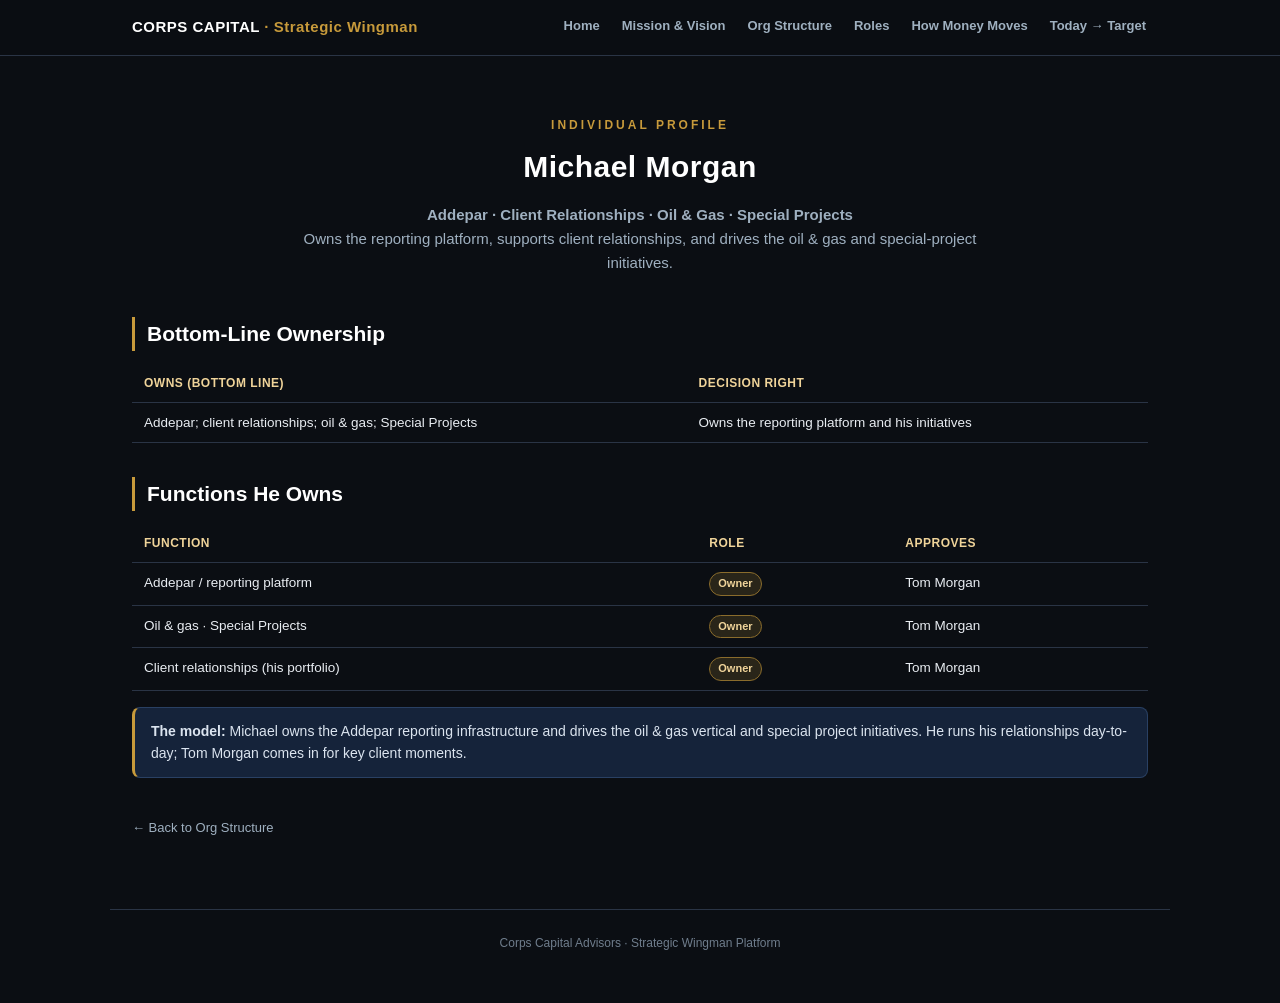
<file: person-michael.html>
<!DOCTYPE html>
<html lang="en">
<head>
<meta charset="utf-8">
<meta name="viewport" content="width=device-width, initial-scale=1">
<title>Michael Morgan — Corps Capital</title>
<link rel="stylesheet" href="style.css">
</head>
<body>
<nav class="nav"><div class="nav-inner">
  <span class="brand">CORPS CAPITAL <span>· Strategic Wingman</span></span>
  <a class="item" href="index.html">Home</a>
  <a class="item" href="mission-vision.html">Mission &amp; Vision</a>
  <a class="item" href="org-structure.html">Org Structure</a>
  <a class="item" href="roles.html">Roles</a>
  <a class="item" href="money-flow.html">How Money Moves</a>
  <a class="item" href="transition.html">Today → Target</a>
</div></nav>

<div class="wrap">
  <div class="hero">
    <div class="kicker">Individual Profile</div>
    <h1>Michael Morgan</h1>
    <p class="sub"><b>Addepar · Client Relationships · Oil &amp; Gas · Special Projects</b><br>Owns the reporting platform, supports client relationships, and drives the oil &amp; gas and special-project initiatives.</p>
  </div>

  <h2>Bottom-Line Ownership</h2>
  <table>
    <tr><th>Owns (bottom line)</th><th>Decision Right</th></tr>
    <tr><td>Addepar; client relationships; oil &amp; gas; Special Projects</td><td>Owns the reporting platform and his initiatives</td></tr>
  </table>

  <h2>Functions He Owns</h2>
  <table>
    <tr><th>Function</th><th>Role</th><th>Approves</th></tr>
    <tr><td>Addepar / reporting platform</td><td><span class="tag gold">Owner</span></td><td>Tom Morgan</td></tr>
    <tr><td>Oil &amp; gas · Special Projects</td><td><span class="tag gold">Owner</span></td><td>Tom Morgan</td></tr>
    <tr><td>Client relationships (his portfolio)</td><td><span class="tag gold">Owner</span></td><td>Tom Morgan</td></tr>
  </table>

  <div class="callout"><b>The model:</b> Michael owns the Addepar reporting infrastructure and drives the oil &amp; gas vertical and special project initiatives. He runs his relationships day-to-day; Tom Morgan comes in for key client moments.</div>

  <a class="backlink" href="org-structure.html">← Back to Org Structure</a>
</div>
<footer>Corps Capital Advisors · Strategic Wingman Platform</footer>
</body>
</html>
</file>
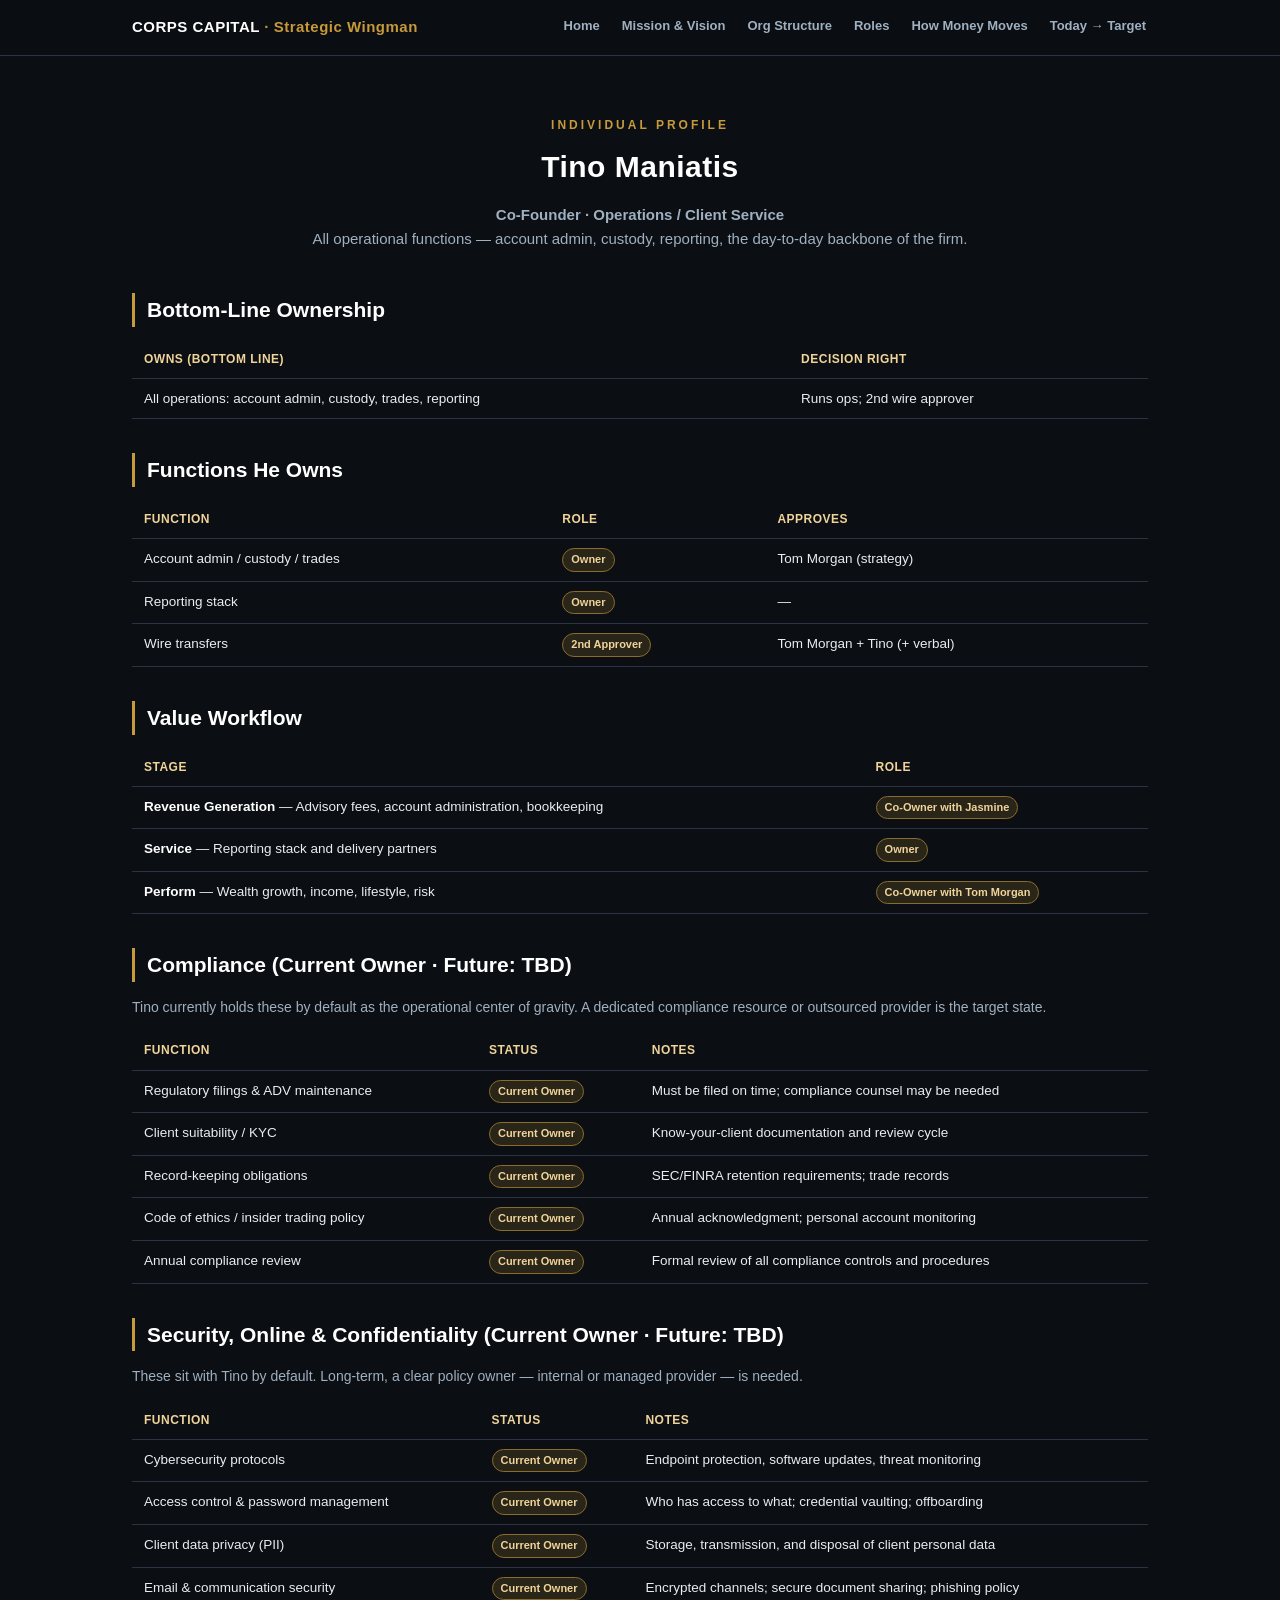
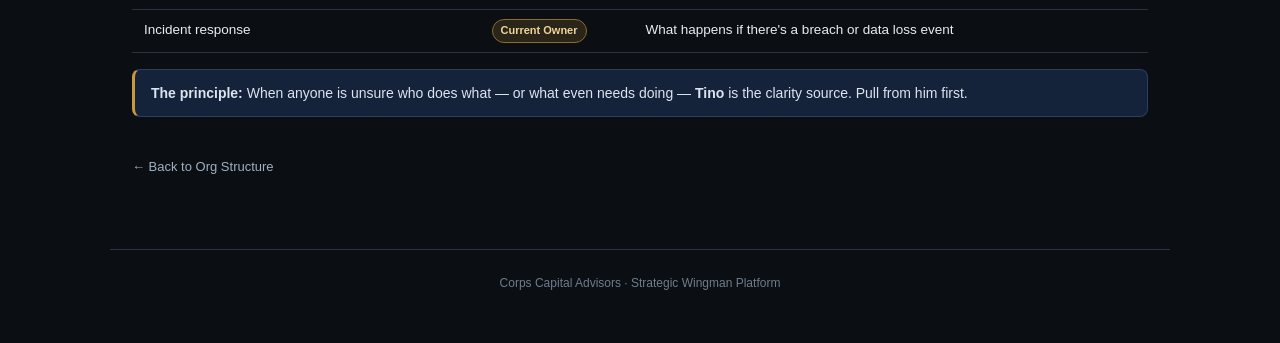
<file: person-tino.html>
<!DOCTYPE html>
<html lang="en">
<head>
<meta charset="utf-8">
<meta name="viewport" content="width=device-width, initial-scale=1">
<title>Tino Maniatis — Corps Capital</title>
<link rel="stylesheet" href="style.css">
</head>
<body>
<nav class="nav"><div class="nav-inner">
  <span class="brand">CORPS CAPITAL <span>· Strategic Wingman</span></span>
  <a class="item" href="index.html">Home</a>
  <a class="item" href="mission-vision.html">Mission &amp; Vision</a>
  <a class="item" href="org-structure.html">Org Structure</a>
  <a class="item" href="roles.html">Roles</a>
  <a class="item" href="money-flow.html">How Money Moves</a>
  <a class="item" href="transition.html">Today → Target</a>
</div></nav>

<div class="wrap">
  <div class="hero">
    <div class="kicker">Individual Profile</div>
    <h1>Tino Maniatis</h1>
    <p class="sub"><b>Co-Founder · Operations / Client Service</b><br>All operational functions — account admin, custody, reporting, the day-to-day backbone of the firm.</p>
  </div>

  <h2>Bottom-Line Ownership</h2>
  <table>
    <tr><th>Owns (bottom line)</th><th>Decision Right</th></tr>
    <tr><td>All operations: account admin, custody, trades, reporting</td><td>Runs ops; 2nd wire approver</td></tr>
  </table>

  <h2>Functions He Owns</h2>
  <table>
    <tr><th>Function</th><th>Role</th><th>Approves</th></tr>
    <tr><td>Account admin / custody / trades</td><td><span class="tag gold">Owner</span></td><td>Tom Morgan (strategy)</td></tr>
    <tr><td>Reporting stack</td><td><span class="tag gold">Owner</span></td><td>—</td></tr>
    <tr><td>Wire transfers</td><td><span class="tag gold">2nd Approver</span></td><td>Tom Morgan + Tino (+ verbal)</td></tr>
  </table>

  <h2>Value Workflow</h2>
  <table>
    <tr><th>Stage</th><th>Role</th></tr>
    <tr><td><b>Revenue Generation</b> — Advisory fees, account administration, bookkeeping</td><td><span class="tag gold">Co-Owner with Jasmine</span></td></tr>
    <tr><td><b>Service</b> — Reporting stack and delivery partners</td><td><span class="tag gold">Owner</span></td></tr>
    <tr><td><b>Perform</b> — Wealth growth, income, lifestyle, risk</td><td><span class="tag gold">Co-Owner with Tom Morgan</span></td></tr>
  </table>

  <h2>Compliance (Current Owner · Future: TBD)</h2>
  <p style="color:var(--soft); font-size:14px; margin-bottom:10px;">Tino currently holds these by default as the operational center of gravity. A dedicated compliance resource or outsourced provider is the target state.</p>
  <table>
    <tr><th>Function</th><th>Status</th><th>Notes</th></tr>
    <tr><td>Regulatory filings &amp; ADV maintenance</td><td><span class="tag gold">Current Owner</span></td><td>Must be filed on time; compliance counsel may be needed</td></tr>
    <tr><td>Client suitability / KYC</td><td><span class="tag gold">Current Owner</span></td><td>Know-your-client documentation and review cycle</td></tr>
    <tr><td>Record-keeping obligations</td><td><span class="tag gold">Current Owner</span></td><td>SEC/FINRA retention requirements; trade records</td></tr>
    <tr><td>Code of ethics / insider trading policy</td><td><span class="tag gold">Current Owner</span></td><td>Annual acknowledgment; personal account monitoring</td></tr>
    <tr><td>Annual compliance review</td><td><span class="tag gold">Current Owner</span></td><td>Formal review of all compliance controls and procedures</td></tr>
  </table>

  <h2>Security, Online &amp; Confidentiality (Current Owner · Future: TBD)</h2>
  <p style="color:var(--soft); font-size:14px; margin-bottom:10px;">These sit with Tino by default. Long-term, a clear policy owner — internal or managed provider — is needed.</p>
  <table>
    <tr><th>Function</th><th>Status</th><th>Notes</th></tr>
    <tr><td>Cybersecurity protocols</td><td><span class="tag gold">Current Owner</span></td><td>Endpoint protection, software updates, threat monitoring</td></tr>
    <tr><td>Access control &amp; password management</td><td><span class="tag gold">Current Owner</span></td><td>Who has access to what; credential vaulting; offboarding</td></tr>
    <tr><td>Client data privacy (PII)</td><td><span class="tag gold">Current Owner</span></td><td>Storage, transmission, and disposal of client personal data</td></tr>
    <tr><td>Email &amp; communication security</td><td><span class="tag gold">Current Owner</span></td><td>Encrypted channels; secure document sharing; phishing policy</td></tr>
    <tr><td>Incident response</td><td><span class="tag gold">Current Owner</span></td><td>What happens if there's a breach or data loss event</td></tr>
  </table>

  <div class="callout"><b>The principle:</b> When anyone is unsure who does what — or what even needs doing — <b>Tino</b> is the clarity source. Pull from him first.</div>

  <a class="backlink" href="org-structure.html">← Back to Org Structure</a>
</div>
<footer>Corps Capital Advisors · Strategic Wingman Platform</footer>
</body>
</html>
</file>
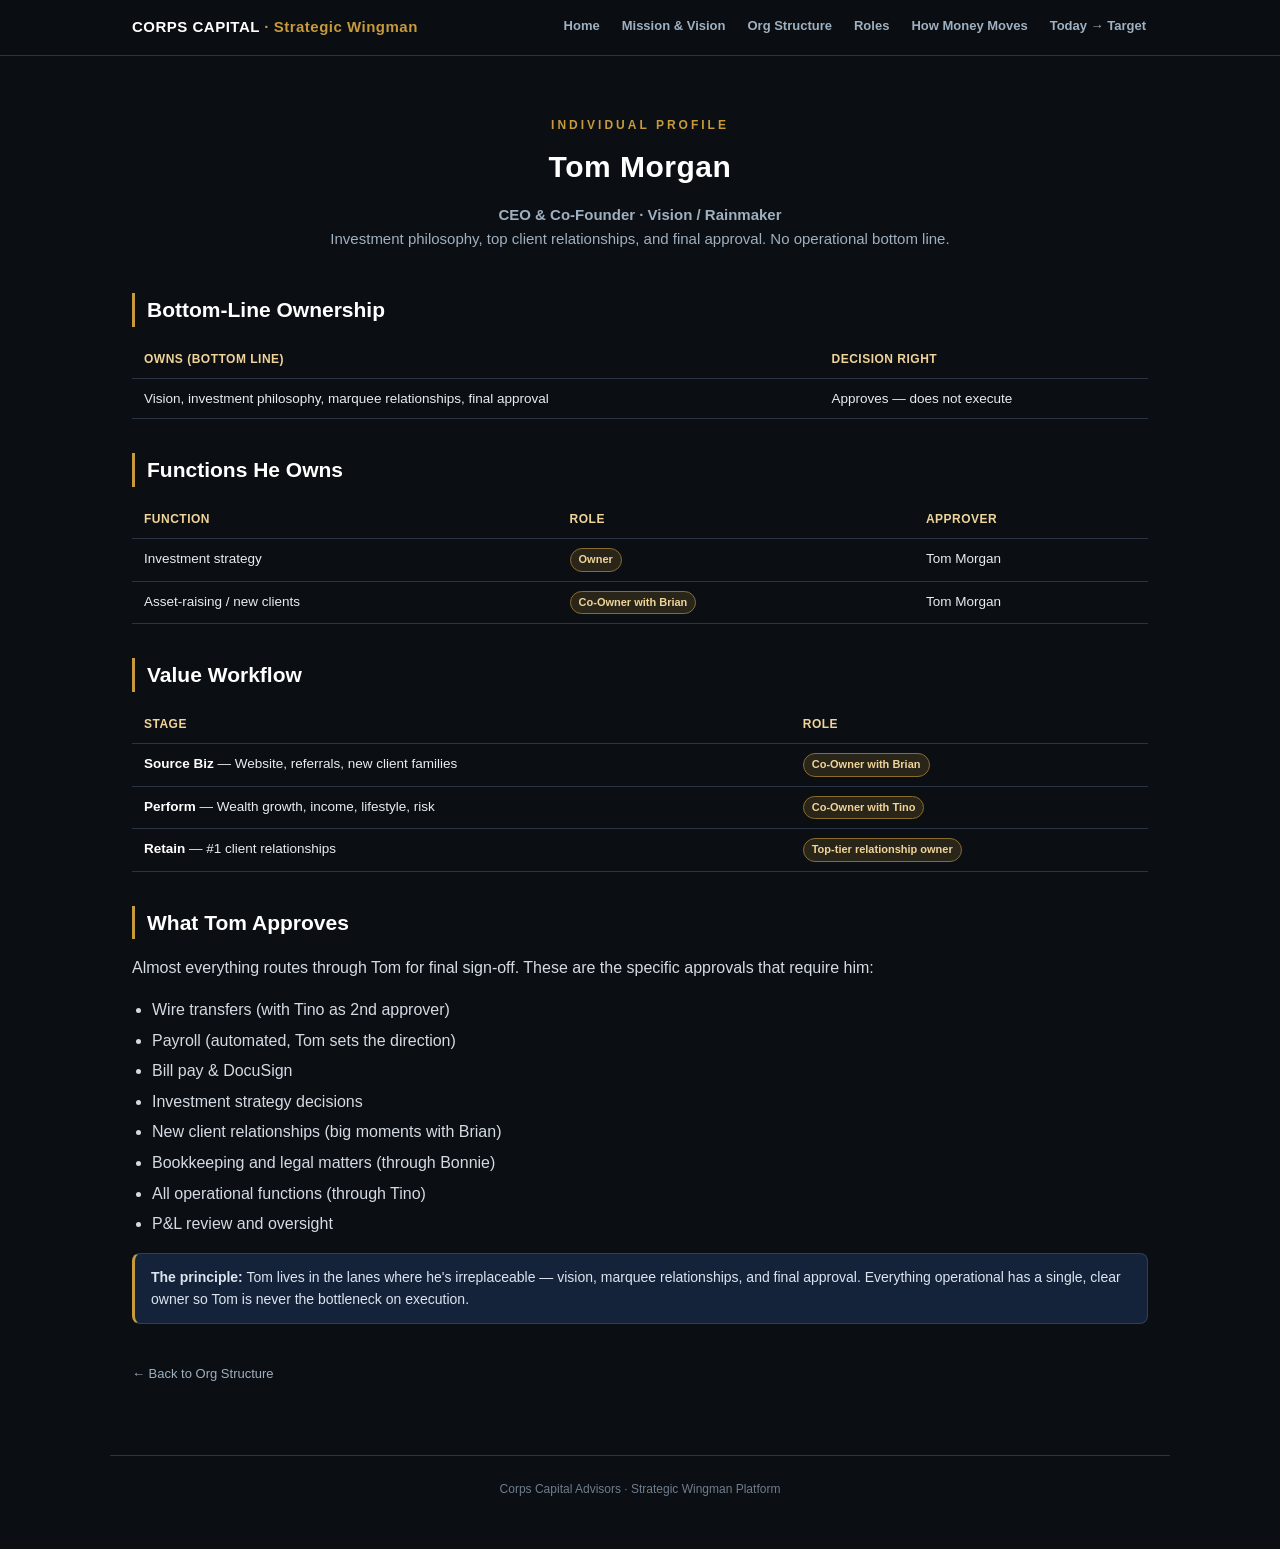
<file: person-tom.html>
<!DOCTYPE html>
<html lang="en">
<head>
<meta charset="utf-8">
<meta name="viewport" content="width=device-width, initial-scale=1">
<title>Tom Morgan — Corps Capital</title>
<link rel="stylesheet" href="style.css">
</head>
<body>
<nav class="nav"><div class="nav-inner">
  <span class="brand">CORPS CAPITAL <span>· Strategic Wingman</span></span>
  <a class="item" href="index.html">Home</a>
  <a class="item" href="mission-vision.html">Mission &amp; Vision</a>
  <a class="item" href="org-structure.html">Org Structure</a>
  <a class="item" href="roles.html">Roles</a>
  <a class="item" href="money-flow.html">How Money Moves</a>
  <a class="item" href="transition.html">Today → Target</a>
</div></nav>

<div class="wrap">
  <div class="hero">
    <div class="kicker">Individual Profile</div>
    <h1>Tom Morgan</h1>
    <p class="sub"><b>CEO &amp; Co-Founder · Vision / Rainmaker</b><br>Investment philosophy, top client relationships, and final approval. No operational bottom line.</p>
  </div>

  <h2>Bottom-Line Ownership</h2>
  <table>
    <tr><th>Owns (bottom line)</th><th>Decision Right</th></tr>
    <tr><td>Vision, investment philosophy, marquee relationships, final approval</td><td>Approves — does not execute</td></tr>
  </table>

  <h2>Functions He Owns</h2>
  <table>
    <tr><th>Function</th><th>Role</th><th>Approver</th></tr>
    <tr><td>Investment strategy</td><td><span class="tag gold">Owner</span></td><td>Tom Morgan</td></tr>
    <tr><td>Asset-raising / new clients</td><td><span class="tag gold">Co-Owner with Brian</span></td><td>Tom Morgan</td></tr>
  </table>

  <h2>Value Workflow</h2>
  <table>
    <tr><th>Stage</th><th>Role</th></tr>
    <tr><td><b>Source Biz</b> — Website, referrals, new client families</td><td><span class="tag gold">Co-Owner with Brian</span></td></tr>
    <tr><td><b>Perform</b> — Wealth growth, income, lifestyle, risk</td><td><span class="tag gold">Co-Owner with Tino</span></td></tr>
    <tr><td><b>Retain</b> — #1 client relationships</td><td><span class="tag gold">Top-tier relationship owner</span></td></tr>
  </table>

  <h2>What Tom Approves</h2>
  <p>Almost everything routes through Tom for final sign-off. These are the specific approvals that require him:</p>
  <ul>
    <li>Wire transfers (with Tino as 2nd approver)</li>
    <li>Payroll (automated, Tom sets the direction)</li>
    <li>Bill pay &amp; DocuSign</li>
    <li>Investment strategy decisions</li>
    <li>New client relationships (big moments with Brian)</li>
    <li>Bookkeeping and legal matters (through Bonnie)</li>
    <li>All operational functions (through Tino)</li>
    <li>P&amp;L review and oversight</li>
  </ul>

  <div class="callout"><b>The principle:</b> Tom lives in the lanes where he's irreplaceable — vision, marquee relationships, and final approval. Everything operational has a single, clear owner so Tom is never the bottleneck on execution.</div>

  <a class="backlink" href="org-structure.html">← Back to Org Structure</a>
</div>
<footer>Corps Capital Advisors · Strategic Wingman Platform</footer>
</body>
</html>
</file>
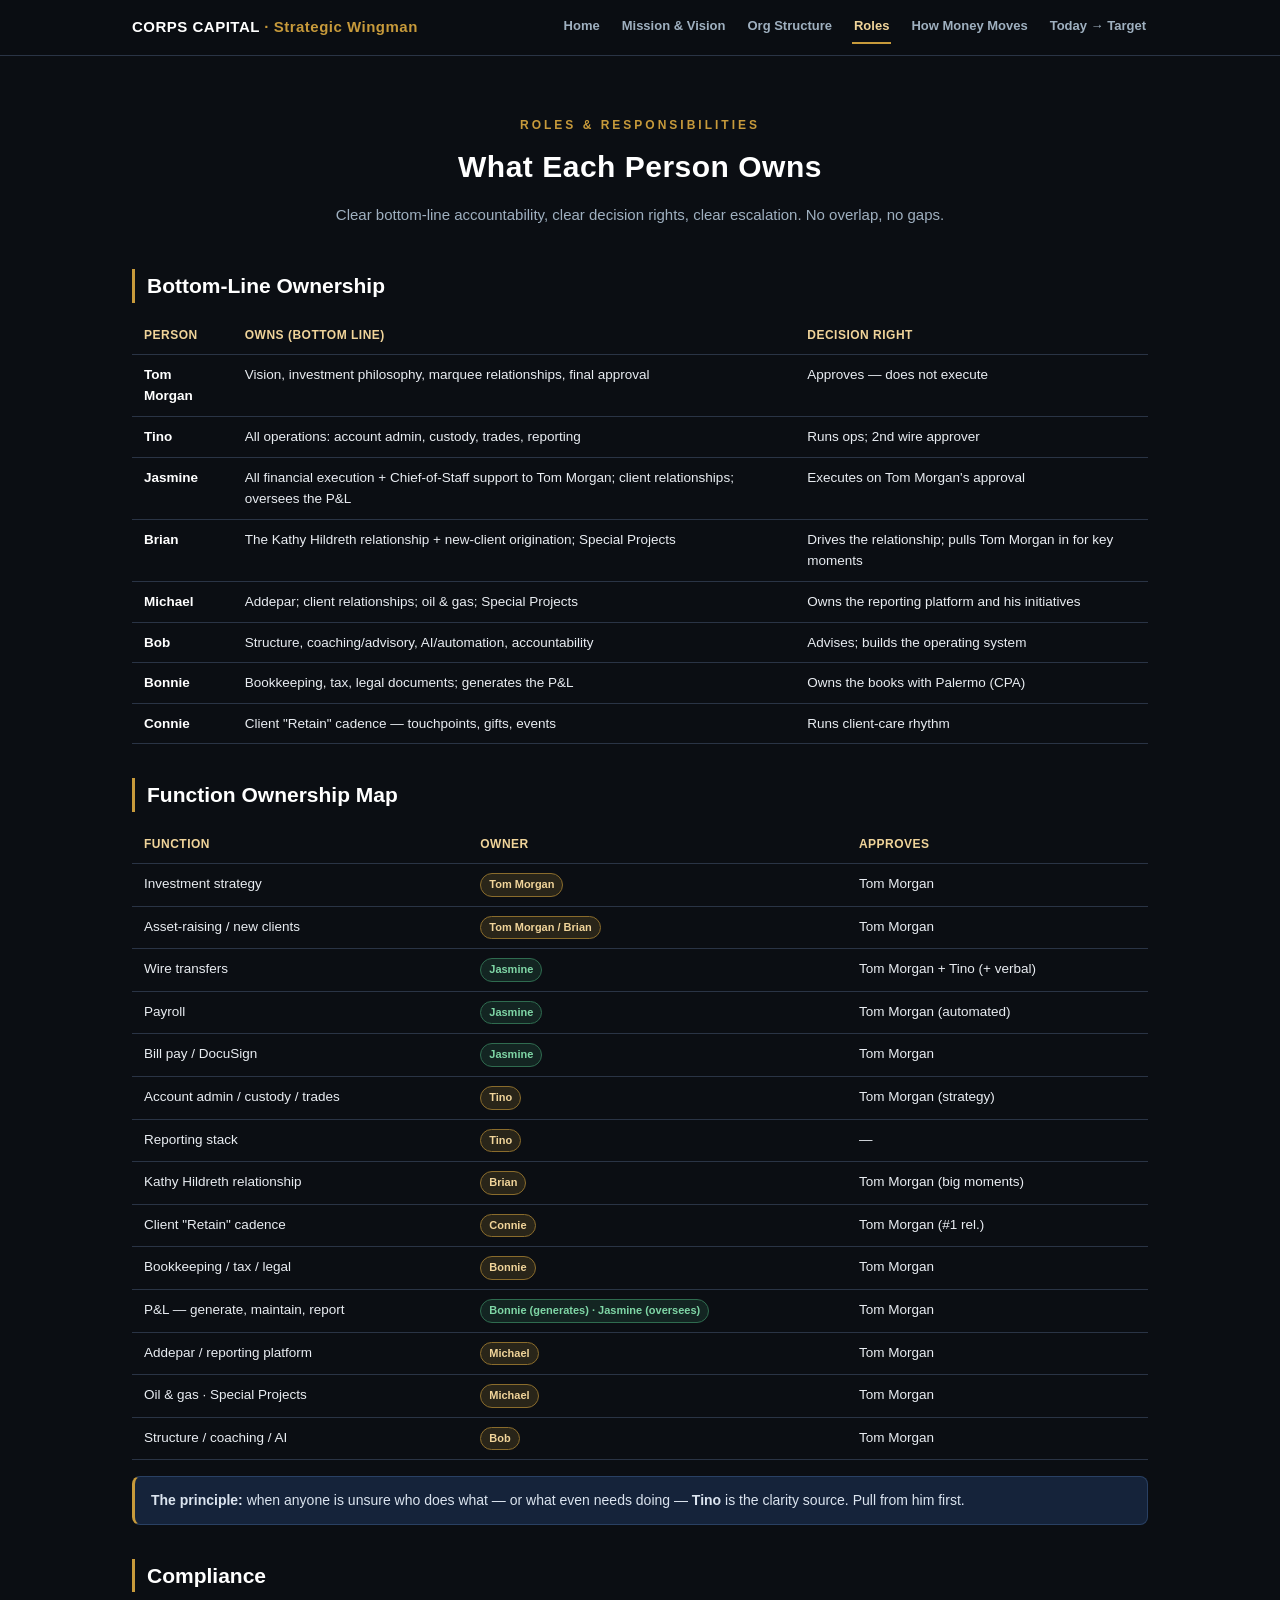
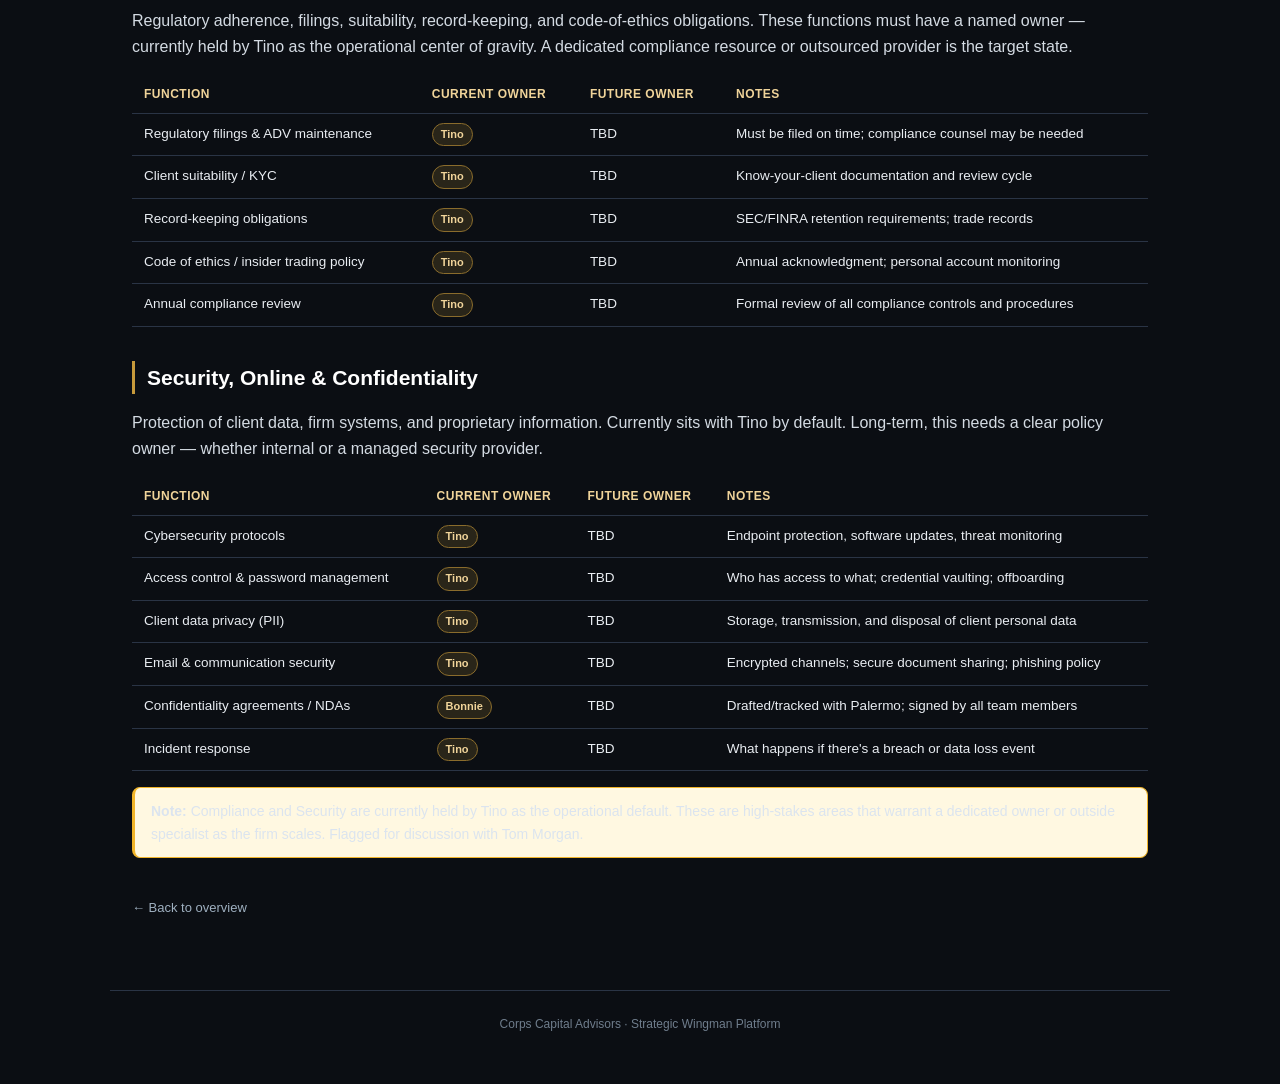
<file: roles.html>
<!DOCTYPE html>
<html lang="en">
<head>
<meta charset="utf-8">
<meta name="viewport" content="width=device-width, initial-scale=1">
<title>Roles & Responsibilities — Corps Capital</title>
<link rel="stylesheet" href="style.css">
</head>
<body>
<nav class="nav"><div class="nav-inner">
  <span class="brand">CORPS CAPITAL <span>· Strategic Wingman</span></span>
  <a class="item" href="index.html">Home</a>
  <a class="item" href="mission-vision.html">Mission &amp; Vision</a>
  <a class="item" href="org-structure.html">Org Structure</a>
  <a class="item active" href="roles.html">Roles</a>
  <a class="item" href="money-flow.html">How Money Moves</a>
  <a class="item" href="transition.html">Today → Target</a>
</div></nav>

<div class="wrap">
  <div class="hero">
    <div class="kicker">Roles &amp; Responsibilities</div>
    <h1>What Each Person Owns</h1>
    <p class="sub">Clear bottom-line accountability, clear decision rights, clear escalation. No overlap, no gaps.</p>
  </div>

  <h2>Bottom-Line Ownership</h2>
  <table>
    <tr><th>Person</th><th>Owns (bottom line)</th><th>Decision right</th></tr>
    <tr><td><b>Tom Morgan</b></td><td>Vision, investment philosophy, marquee relationships, final approval</td><td>Approves — does not execute</td></tr>
    <tr><td><b>Tino</b></td><td>All operations: account admin, custody, trades, reporting</td><td>Runs ops; 2nd wire approver</td></tr>
    <tr><td><b>Jasmine</b></td><td>All financial execution + Chief-of-Staff support to Tom Morgan; client relationships; oversees the P&amp;L</td><td>Executes on Tom Morgan's approval</td></tr>
    <tr><td><b>Brian</b></td><td>The Kathy Hildreth relationship + new-client origination; Special Projects</td><td>Drives the relationship; pulls Tom Morgan in for key moments</td></tr>
    <tr><td><b>Michael</b></td><td>Addepar; client relationships; oil &amp; gas; Special Projects</td><td>Owns the reporting platform and his initiatives</td></tr>
    <tr><td><b>Bob</b></td><td>Structure, coaching/advisory, AI/automation, accountability</td><td>Advises; builds the operating system</td></tr>
    <tr><td><b>Bonnie</b></td><td>Bookkeeping, tax, legal documents; generates the P&amp;L</td><td>Owns the books with Palermo (CPA)</td></tr>
    <tr><td><b>Connie</b></td><td>Client "Retain" cadence — touchpoints, gifts, events</td><td>Runs client-care rhythm</td></tr>
  </table>

  <h2>Function Ownership Map</h2>
  <table>
    <tr><th>Function</th><th>Owner</th><th>Approves</th></tr>
    <tr><td>Investment strategy</td><td><span class="tag gold">Tom Morgan</span></td><td>Tom Morgan</td></tr>
    <tr><td>Asset-raising / new clients</td><td><span class="tag gold">Tom Morgan / Brian</span></td><td>Tom Morgan</td></tr>
    <tr><td>Wire transfers</td><td><span class="tag green">Jasmine</span></td><td>Tom Morgan + Tino (+ verbal)</td></tr>
    <tr><td>Payroll</td><td><span class="tag green">Jasmine</span></td><td>Tom Morgan (automated)</td></tr>
    <tr><td>Bill pay / DocuSign</td><td><span class="tag green">Jasmine</span></td><td>Tom Morgan</td></tr>
    <tr><td>Account admin / custody / trades</td><td><span class="tag gold">Tino</span></td><td>Tom Morgan (strategy)</td></tr>
    <tr><td>Reporting stack</td><td><span class="tag gold">Tino</span></td><td>—</td></tr>
    <tr><td>Kathy Hildreth relationship</td><td><span class="tag gold">Brian</span></td><td>Tom Morgan (big moments)</td></tr>
    <tr><td>Client "Retain" cadence</td><td><span class="tag gold">Connie</span></td><td>Tom Morgan (#1 rel.)</td></tr>
    <tr><td>Bookkeeping / tax / legal</td><td><span class="tag gold">Bonnie</span></td><td>Tom Morgan</td></tr>
    <tr><td>P&amp;L — generate, maintain, report</td><td><span class="tag green">Bonnie (generates) · Jasmine (oversees)</span></td><td>Tom Morgan</td></tr>
    <tr><td>Addepar / reporting platform</td><td><span class="tag gold">Michael</span></td><td>Tom Morgan</td></tr>
    <tr><td>Oil &amp; gas · Special Projects</td><td><span class="tag gold">Michael</span></td><td>Tom Morgan</td></tr>
    <tr><td>Structure / coaching / AI</td><td><span class="tag gold">Bob</span></td><td>Tom Morgan</td></tr>
  </table>

  <div class="callout"><b>The principle:</b> when anyone is unsure who does what — or what even needs doing — <b>Tino</b> is the clarity source. Pull from him first.</div>

  <h2>Compliance</h2>
  <p class="sub" style="margin-bottom:1rem;">Regulatory adherence, filings, suitability, record-keeping, and code-of-ethics obligations. These functions must have a named owner — currently held by Tino as the operational center of gravity. A dedicated compliance resource or outsourced provider is the target state.</p>
  <table>
    <tr><th>Function</th><th>Current Owner</th><th>Future Owner</th><th>Notes</th></tr>
    <tr><td>Regulatory filings &amp; ADV maintenance</td><td><span class="tag gold">Tino</span></td><td>TBD</td><td>Must be filed on time; compliance counsel may be needed</td></tr>
    <tr><td>Client suitability / KYC</td><td><span class="tag gold">Tino</span></td><td>TBD</td><td>Know-your-client documentation and review cycle</td></tr>
    <tr><td>Record-keeping obligations</td><td><span class="tag gold">Tino</span></td><td>TBD</td><td>SEC/FINRA retention requirements; trade records</td></tr>
    <tr><td>Code of ethics / insider trading policy</td><td><span class="tag gold">Tino</span></td><td>TBD</td><td>Annual acknowledgment; personal account monitoring</td></tr>
    <tr><td>Annual compliance review</td><td><span class="tag gold">Tino</span></td><td>TBD</td><td>Formal review of all compliance controls and procedures</td></tr>
  </table>

  <h2>Security, Online &amp; Confidentiality</h2>
  <p class="sub" style="margin-bottom:1rem;">Protection of client data, firm systems, and proprietary information. Currently sits with Tino by default. Long-term, this needs a clear policy owner — whether internal or a managed security provider.</p>
  <table>
    <tr><th>Function</th><th>Current Owner</th><th>Future Owner</th><th>Notes</th></tr>
    <tr><td>Cybersecurity protocols</td><td><span class="tag gold">Tino</span></td><td>TBD</td><td>Endpoint protection, software updates, threat monitoring</td></tr>
    <tr><td>Access control &amp; password management</td><td><span class="tag gold">Tino</span></td><td>TBD</td><td>Who has access to what; credential vaulting; offboarding</td></tr>
    <tr><td>Client data privacy (PII)</td><td><span class="tag gold">Tino</span></td><td>TBD</td><td>Storage, transmission, and disposal of client personal data</td></tr>
    <tr><td>Email &amp; communication security</td><td><span class="tag gold">Tino</span></td><td>TBD</td><td>Encrypted channels; secure document sharing; phishing policy</td></tr>
    <tr><td>Confidentiality agreements / NDAs</td><td><span class="tag gold">Bonnie</span></td><td>TBD</td><td>Drafted/tracked with Palermo; signed by all team members</td></tr>
    <tr><td>Incident response</td><td><span class="tag gold">Tino</span></td><td>TBD</td><td>What happens if there's a breach or data loss event</td></tr>
  </table>

  <div class="callout" style="background:#fff8e1;border-color:#f0b429;"><b>Note:</b> Compliance and Security are currently held by Tino as the operational default. These are high-stakes areas that warrant a dedicated owner or outside specialist as the firm scales. Flagged for discussion with Tom Morgan.</div>

  <a class="backlink" href="index.html">← Back to overview</a>
</div>
<footer>Corps Capital Advisors · Strategic Wingman Platform</footer>
</body>
</html>
</file>
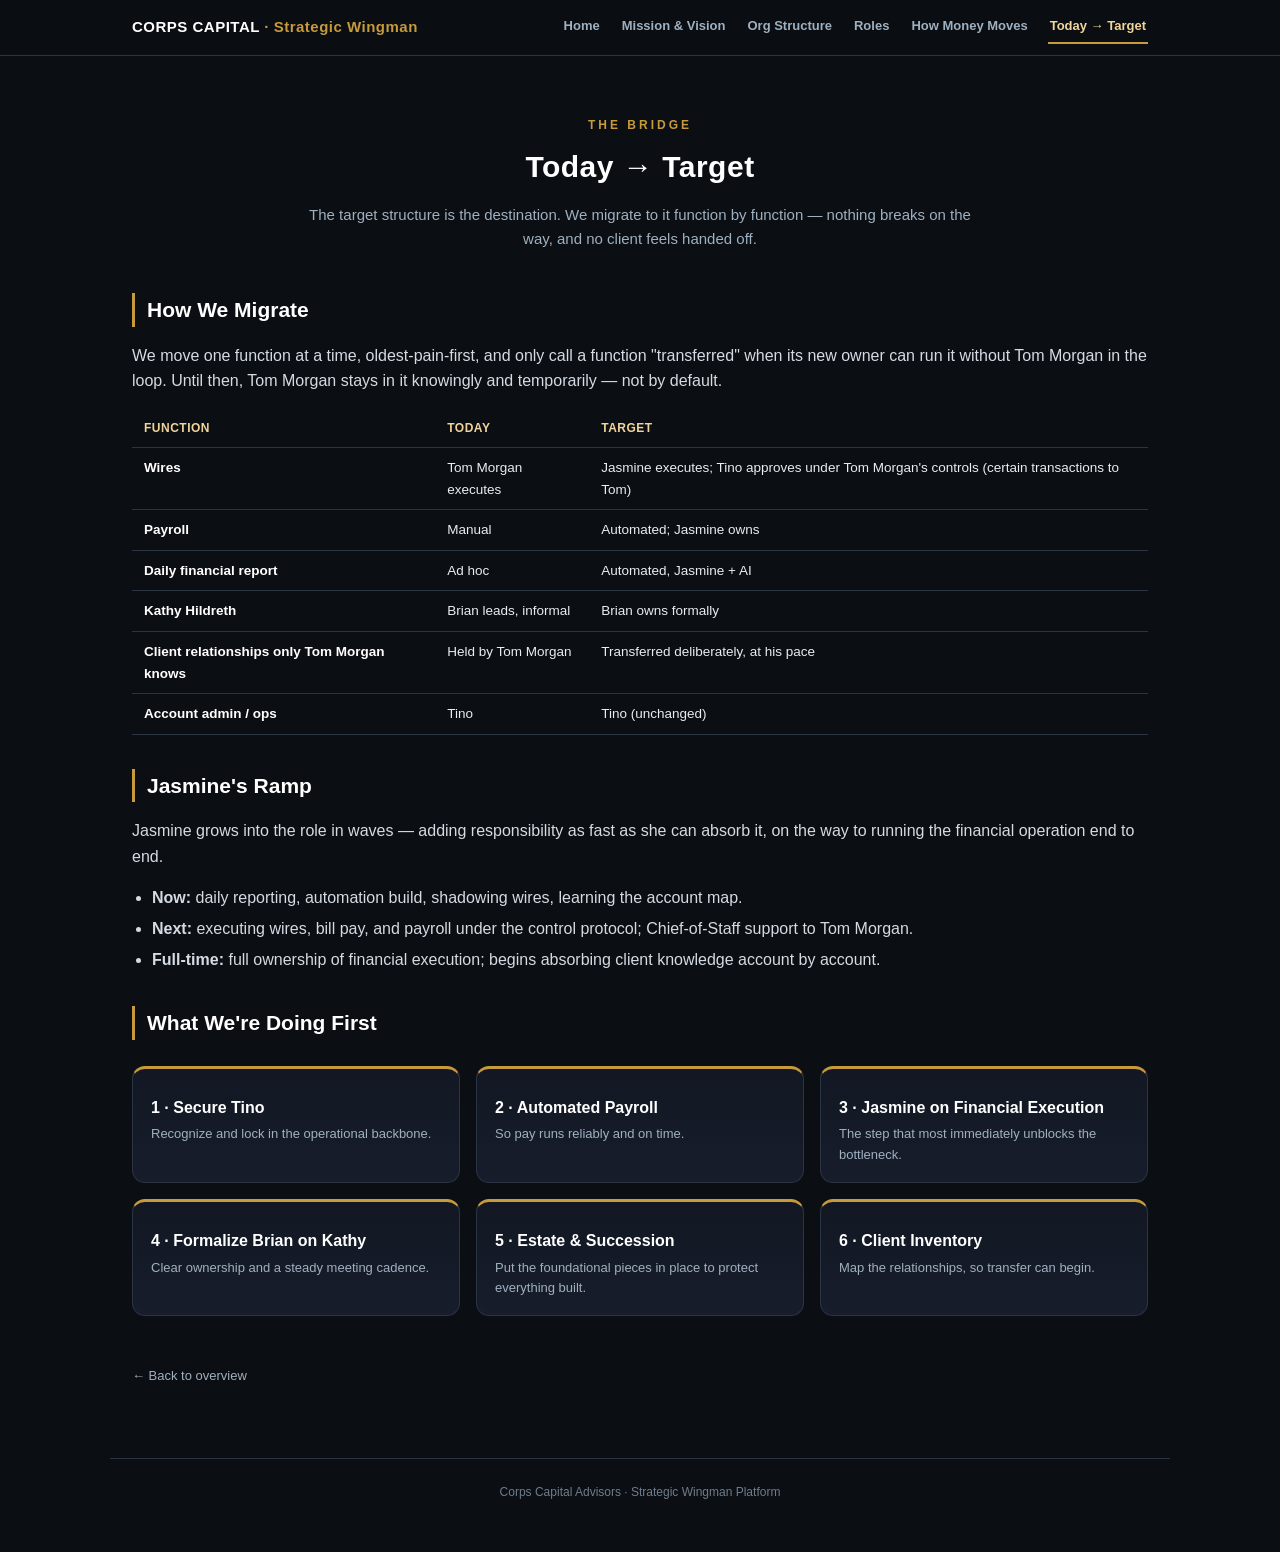
<file: transition.html>
<!DOCTYPE html>
<html lang="en">
<head>
<meta charset="utf-8">
<meta name="viewport" content="width=device-width, initial-scale=1">
<title>Today → Target — Corps Capital</title>
<link rel="stylesheet" href="style.css">
</head>
<body>
<nav class="nav"><div class="nav-inner">
  <span class="brand">CORPS CAPITAL <span>· Strategic Wingman</span></span>
  <a class="item" href="index.html">Home</a>
  <a class="item" href="mission-vision.html">Mission &amp; Vision</a>
  <a class="item" href="org-structure.html">Org Structure</a>
  <a class="item" href="roles.html">Roles</a>
  <a class="item" href="money-flow.html">How Money Moves</a>
  <a class="item active" href="transition.html">Today → Target</a>
</div></nav>

<div class="wrap">
  <div class="hero">
    <div class="kicker">The Bridge</div>
    <h1>Today → Target</h1>
    <p class="sub">The target structure is the destination. We migrate to it function by function — nothing breaks on the way, and no client feels handed off.</p>
  </div>

  <h2>How We Migrate</h2>
  <p>We move one function at a time, oldest-pain-first, and only call a function "transferred" when its new owner can run it without Tom Morgan in the loop. Until then, Tom Morgan stays in it knowingly and temporarily — not by default.</p>

  <table>
    <tr><th>Function</th><th>Today</th><th>Target</th></tr>
    <tr><td><b>Wires</b></td><td>Tom Morgan executes</td><td>Jasmine executes; Tino approves under Tom Morgan's controls (certain transactions to Tom)</td></tr>
    <tr><td><b>Payroll</b></td><td>Manual</td><td>Automated; Jasmine owns</td></tr>
    <tr><td><b>Daily financial report</b></td><td>Ad hoc</td><td>Automated, Jasmine + AI</td></tr>
    <tr><td><b>Kathy Hildreth</b></td><td>Brian leads, informal</td><td>Brian owns formally</td></tr>
    <tr><td><b>Client relationships only Tom Morgan knows</b></td><td>Held by Tom Morgan</td><td>Transferred deliberately, at his pace</td></tr>
    <tr><td><b>Account admin / ops</b></td><td>Tino</td><td>Tino (unchanged)</td></tr>
  </table>

  <h2>Jasmine's Ramp</h2>
  <p>Jasmine grows into the role in waves — adding responsibility as fast as she can absorb it, on the way to running the financial operation end to end.</p>
  <ul>
    <li><b>Now:</b> daily reporting, automation build, shadowing wires, learning the account map.</li>
    <li><b>Next:</b> executing wires, bill pay, and payroll under the control protocol; Chief-of-Staff support to Tom Morgan.</li>
    <li><b>Full-time:</b> full ownership of financial execution; begins absorbing client knowledge account by account.</li>
  </ul>

  <h2>What We're Doing First</h2>
  <div class="cards">
    <div class="card"><h4>1 · Secure Tino</h4><p>Recognize and lock in the operational backbone.</p></div>
    <div class="card"><h4>2 · Automated Payroll</h4><p>So pay runs reliably and on time.</p></div>
    <div class="card"><h4>3 · Jasmine on Financial Execution</h4><p>The step that most immediately unblocks the bottleneck.</p></div>
    <div class="card"><h4>4 · Formalize Brian on Kathy</h4><p>Clear ownership and a steady meeting cadence.</p></div>
    <div class="card"><h4>5 · Estate &amp; Succession</h4><p>Put the foundational pieces in place to protect everything built.</p></div>
    <div class="card"><h4>6 · Client Inventory</h4><p>Map the relationships, so transfer can begin.</p></div>
  </div>

  <a class="backlink" href="index.html">← Back to overview</a>
</div>
<footer>Corps Capital Advisors · Strategic Wingman Platform</footer>
</body>
</html>
</file>
<file: style.css>
/* Corps Capital — Strategic Wingman Platform · shared styles */
:root{
  --black:#0b0e13; --panel:#121723; --panel2:#171d2b;
  --gold:#c79a3b; --gold-bright:#f0d49a; --gold-line:#8a6c2c;
  --ink:#e9edf2; --soft:#9fb0c0; --muted:#6f7d8c;
  --line:#2a3445; --green:#3a8f63; --red:#b9554f;
  --maxw:1060px;
}
*{box-sizing:border-box;}
html{scroll-behavior:smooth;}
body{
  margin:0; background:var(--black); color:var(--ink);
  font-family:-apple-system,BlinkMacSystemFont,"Segoe UI",Helvetica,Arial,sans-serif;
  line-height:1.6;
}
a{color:var(--gold-bright); text-decoration:none;}
a:hover{text-decoration:underline;}

/* top nav */
.nav{
  position:sticky; top:0; z-index:50;
  background:rgba(11,14,19,.94); backdrop-filter:blur(8px);
  border-bottom:1px solid var(--line);
}
.nav-inner{max-width:var(--maxw); margin:0 auto; padding:11px 22px;
  display:flex; align-items:center; gap:18px; flex-wrap:wrap;}
.nav .brand{font-weight:800; letter-spacing:.5px; color:#fff; font-size:15px; margin-right:auto;}
.nav .brand span{color:var(--gold);}
.nav a.item{color:var(--soft); font-size:13px; font-weight:600; text-decoration:none;
  padding:5px 2px; border-bottom:2px solid transparent;}
.nav a.item:hover{color:#fff; border-bottom-color:var(--gold);}
.nav a.item.active{color:var(--gold-bright); border-bottom-color:var(--gold);}

.wrap{max-width:var(--maxw); margin:0 auto; padding:34px 22px 70px;}

/* hero */
.hero{text-align:center; padding:26px 0 8px;}
.hero .kicker{color:var(--gold); letter-spacing:3px; font-size:12px; font-weight:700; text-transform:uppercase;}
.hero h1{margin:8px 0 6px; font-size:30px; letter-spacing:.5px; color:#fff;}
.hero .ethos{color:var(--gold-bright); font-weight:600; font-size:13px; letter-spacing:2px;}
.hero .sub{color:var(--soft); font-size:15px; max-width:680px; margin:12px auto 0;}

.illus{display:block; width:100%; max-width:760px; margin:26px auto 8px;
  border-radius:14px; border:1px solid var(--gold-line); box-shadow:0 10px 40px rgba(0,0,0,.5);}
.illus-cap{text-align:center; color:var(--muted); font-size:12px; margin-top:8px;}

/* section + cards */
h2{color:#fff; font-size:21px; margin:34px 0 6px; border-left:3px solid var(--gold); padding-left:12px;}
h3{color:var(--gold-bright); font-size:16px; margin:22px 0 4px;}
p{color:#d4dbe3;}
.lead{font-size:16px; color:#dfe6ee;}

.cards{display:grid; grid-template-columns:repeat(auto-fit,minmax(250px,1fr)); gap:16px; margin:26px 0;}
.card{display:block; background:linear-gradient(180deg,var(--panel),var(--panel2));
  border:1px solid var(--line); border-top:3px solid var(--gold); border-radius:13px;
  padding:18px 18px 16px; color:var(--ink); text-decoration:none; transition:transform .12s, border-color .12s;}
.card:hover{transform:translateY(-3px); border-color:var(--gold); text-decoration:none;}
.card .ic{font-size:22px;}
.card h4{margin:8px 0 4px; color:#fff; font-size:16px;}
.card p{margin:0; color:var(--soft); font-size:13px;}
.card.locked{border-top-color:var(--red); opacity:.92;}
.card.locked h4 small{color:var(--red); font-weight:700; font-size:11px; letter-spacing:1px;}

/* generic panel + table */
.panel{background:var(--panel); border:1px solid var(--line); border-radius:12px; padding:18px 20px; margin:18px 0;}
.callout{background:#15233a; border:1px solid #294063; border-left:3px solid var(--gold); border-radius:8px; padding:12px 16px; margin:16px 0; color:#dbe4ef; font-size:14px;}
ul{padding-left:20px;} li{margin-bottom:5px; color:#d4dbe3;}
table{width:100%; border-collapse:collapse; margin:14px 0; font-size:13.5px;}
th,td{text-align:left; padding:9px 12px; border-bottom:1px solid var(--line); vertical-align:top;}
th{color:var(--gold-bright); font-weight:700; font-size:12px; text-transform:uppercase; letter-spacing:.5px;}
td b{color:#fff;}
.tag{display:inline-block; font-size:11px; font-weight:700; padding:2px 8px; border-radius:20px;}
.tag.green{background:rgba(58,143,99,.18); color:#7fd6a6; border:1px solid #2f6b4f;}
.tag.gold{background:rgba(199,154,59,.16); color:var(--gold-bright); border:1px solid var(--gold-line);}

.quote{border-left:3px solid var(--gold); padding:4px 0 4px 16px; margin:18px 0; color:var(--gold-bright); font-style:italic; font-size:17px;}

footer{max-width:var(--maxw); margin:0 auto; padding:24px 22px 50px; color:var(--muted); font-size:12px; border-top:1px solid var(--line); text-align:center;}
.backlink{display:inline-block; margin:24px 0 0; color:var(--soft); font-size:13px;}
@media print{ .nav{display:none;} body{background:#fff; color:#111;} .card,.panel{box-shadow:none;} }
</file>
